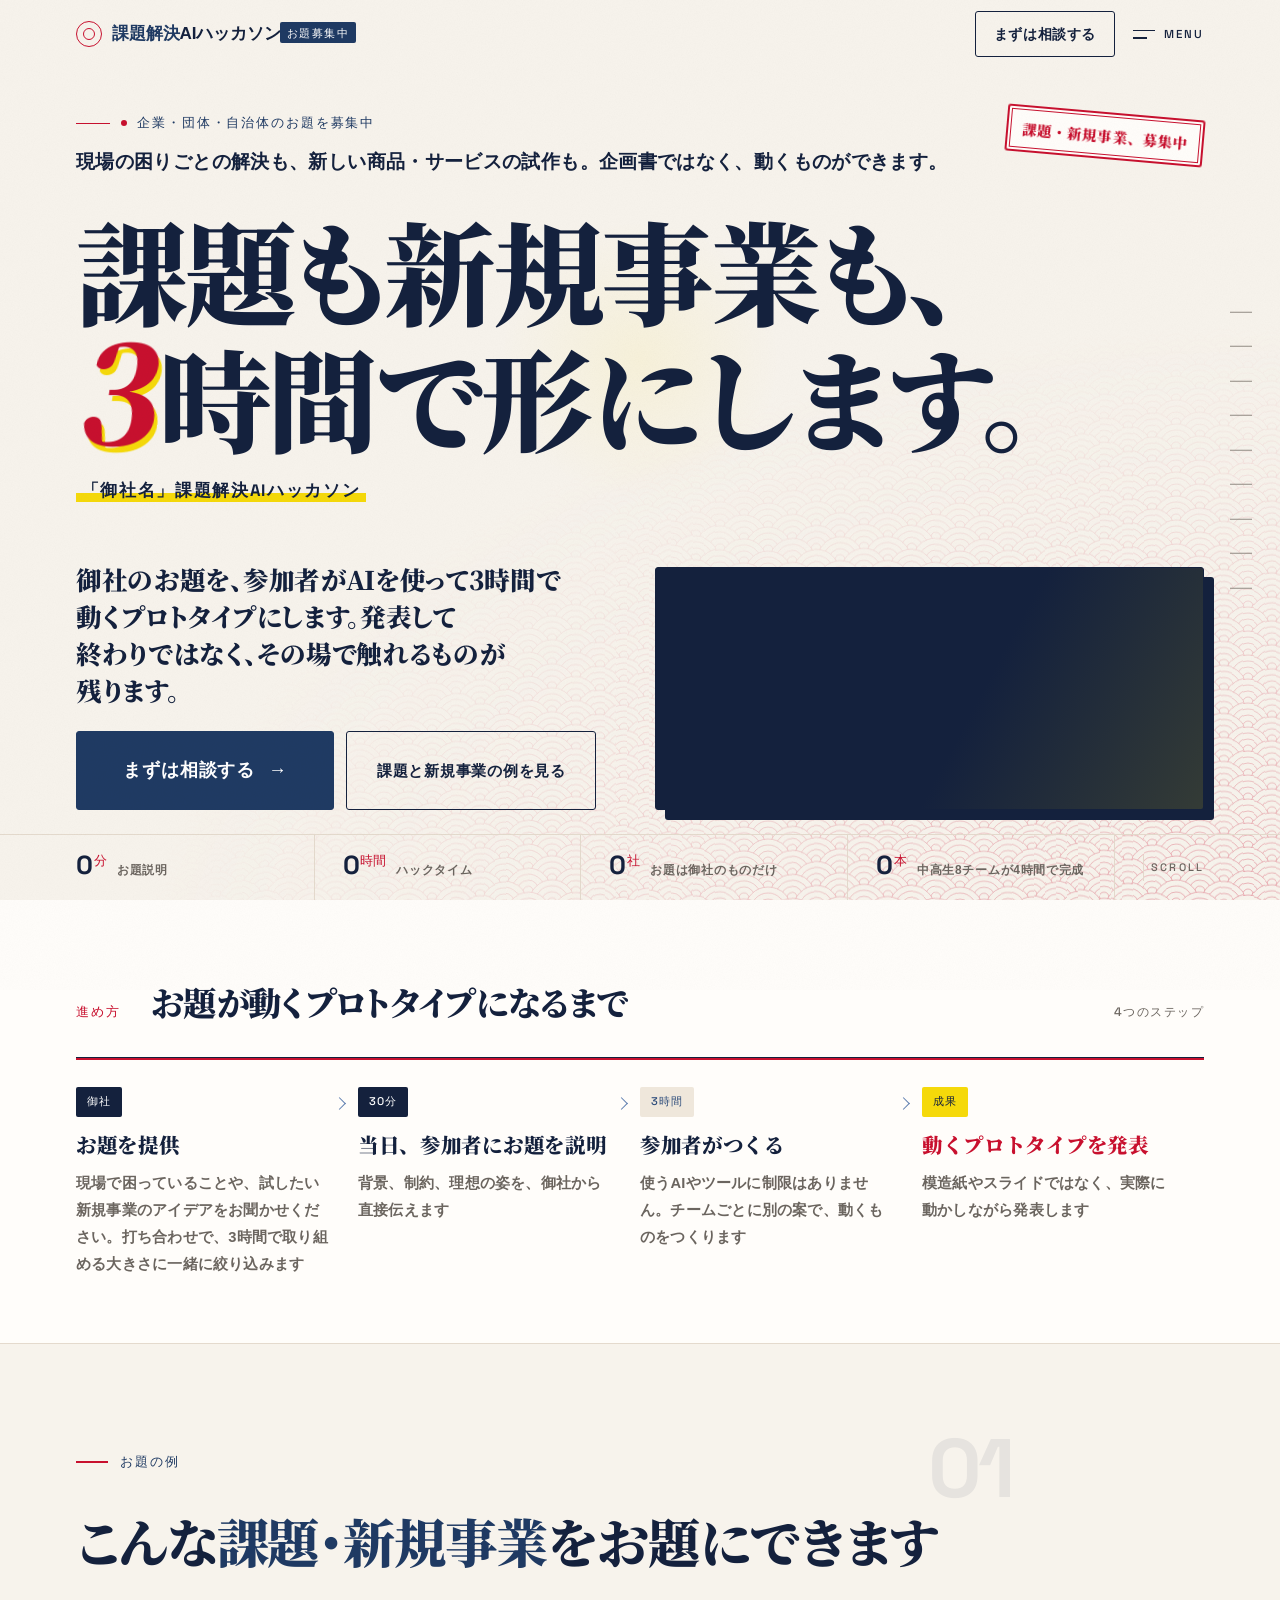
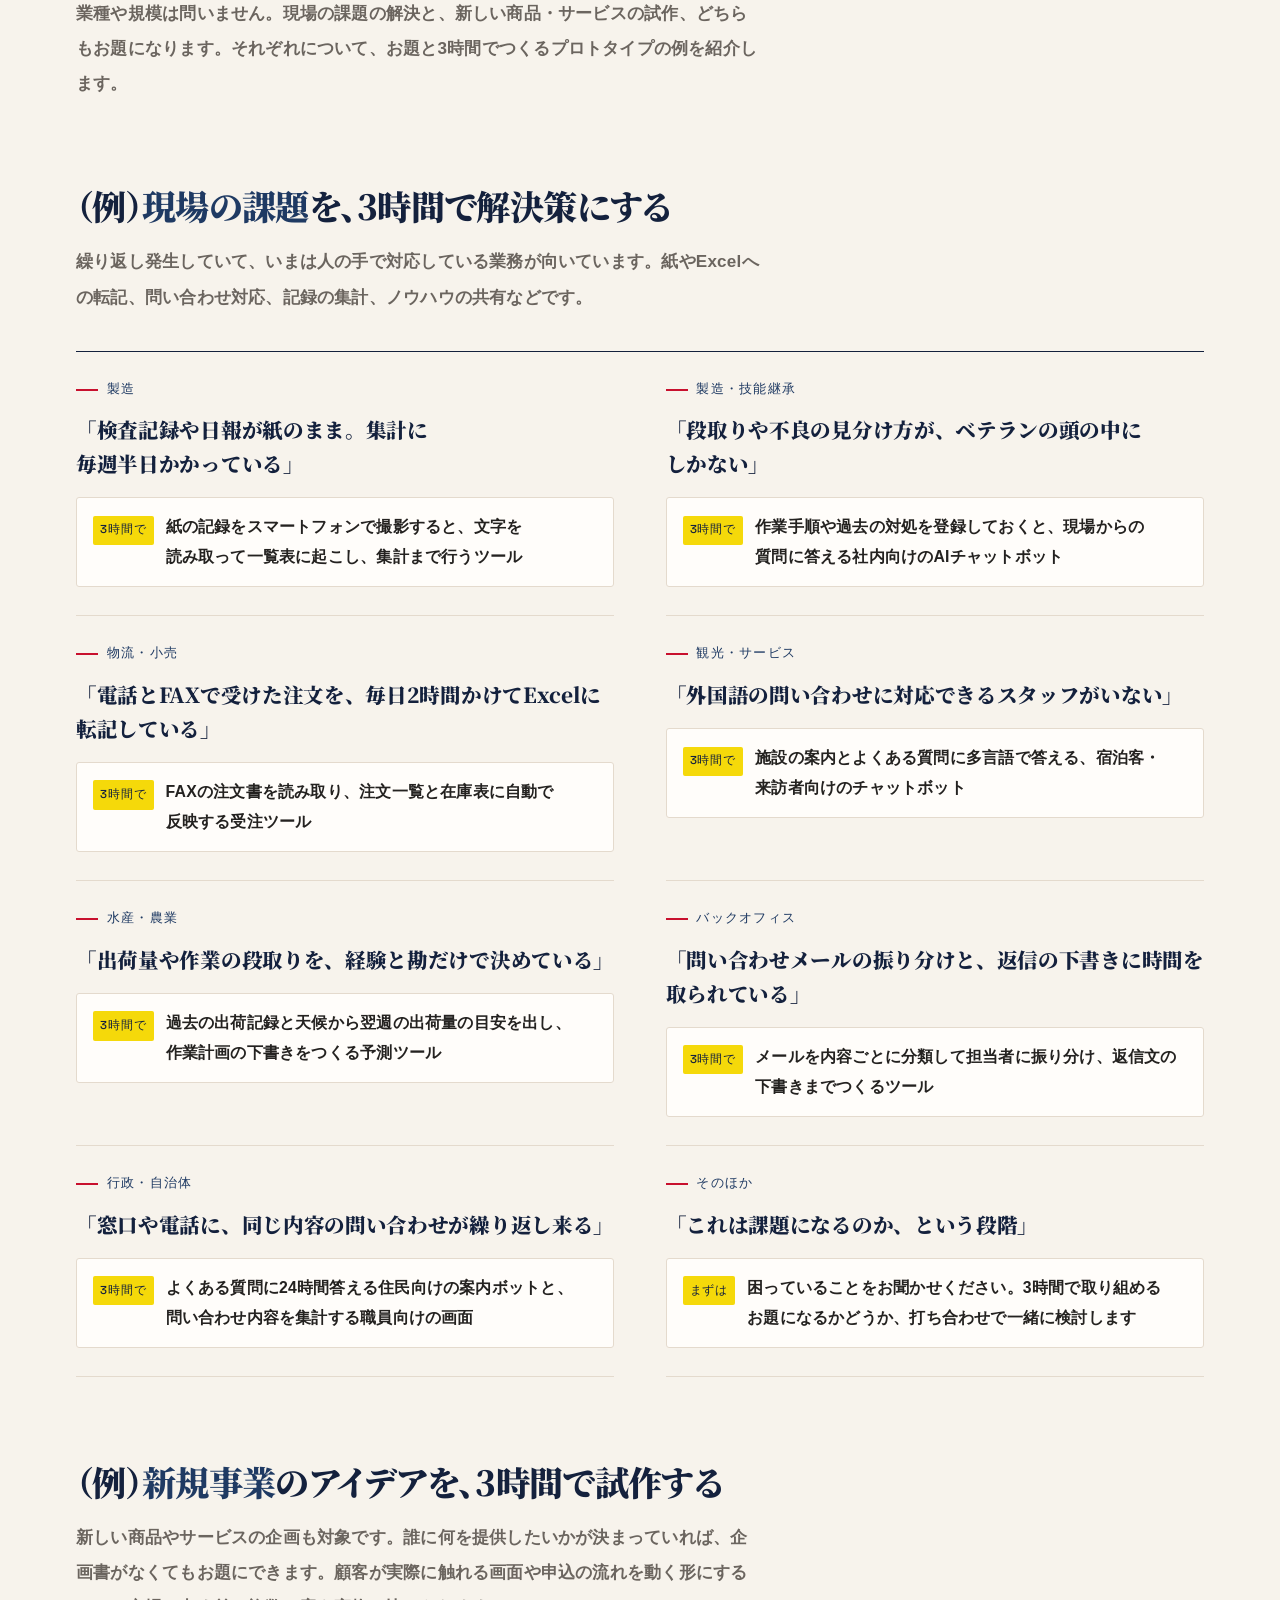
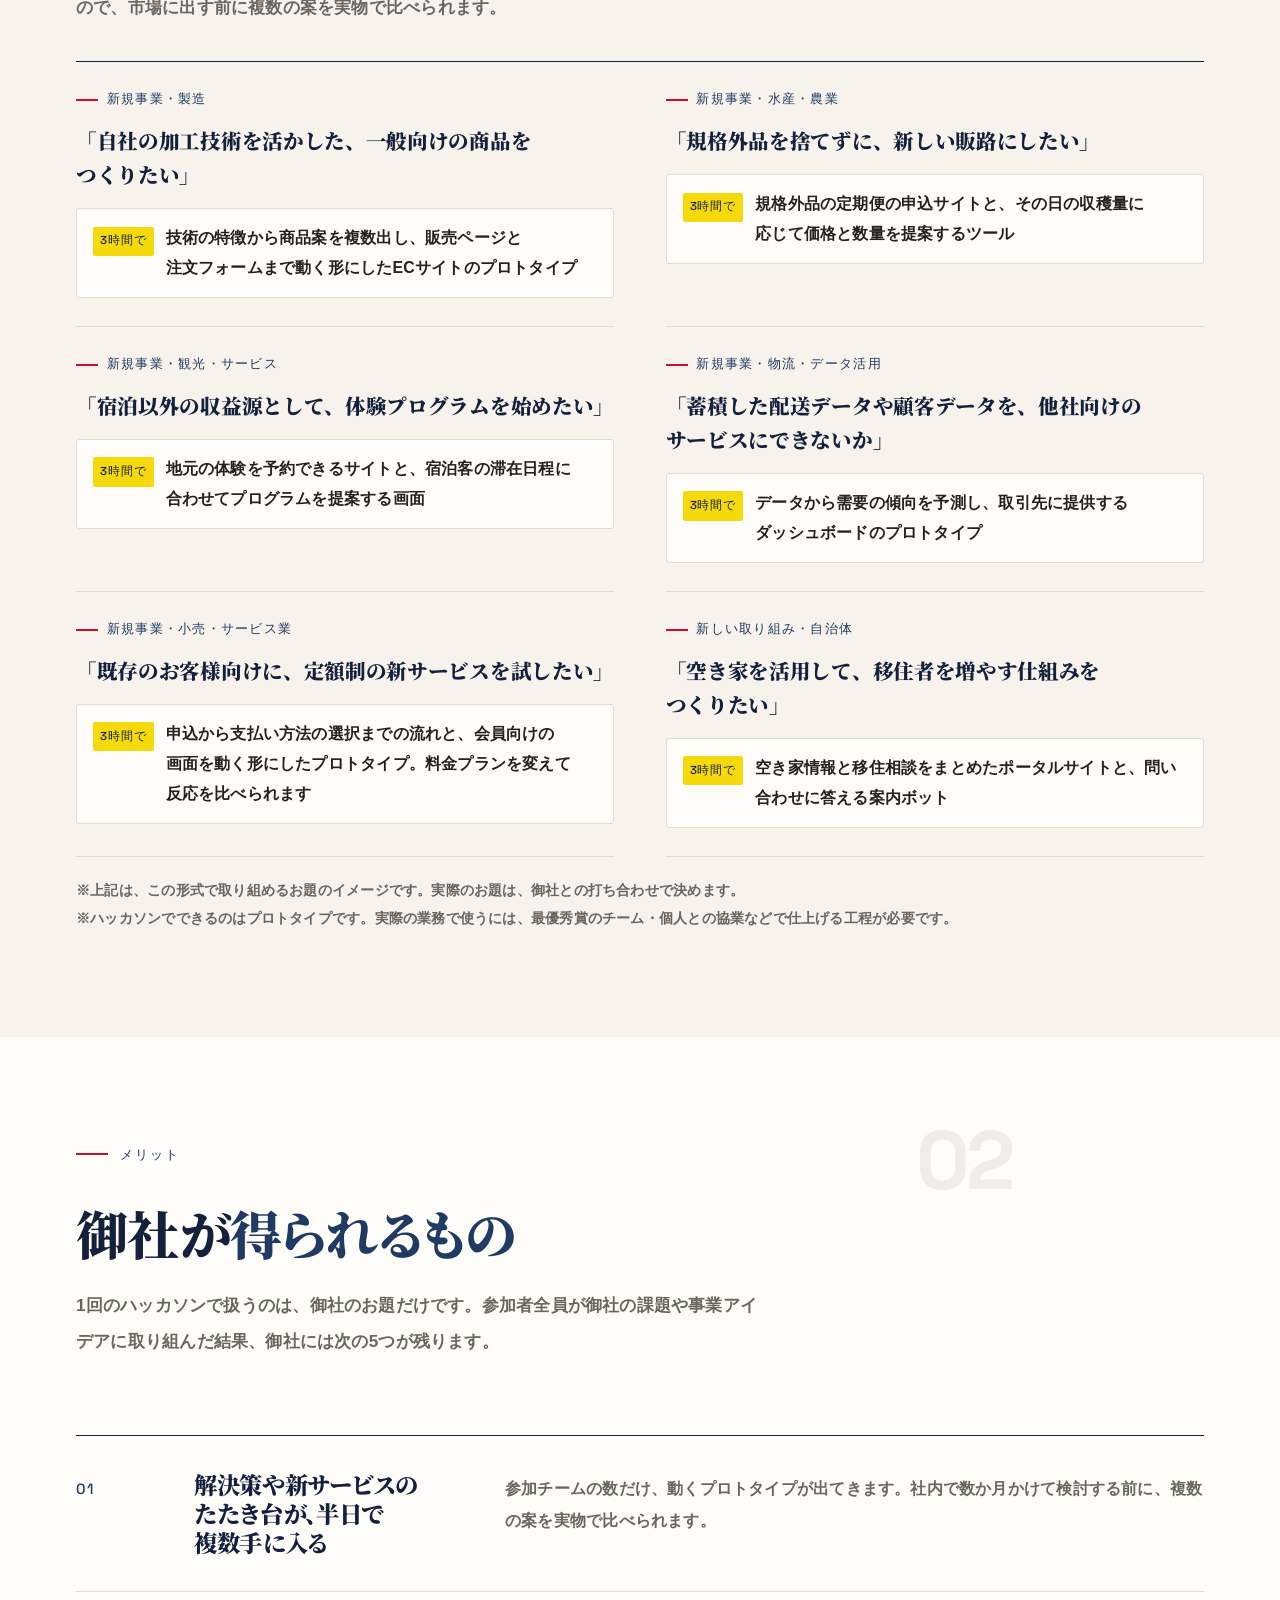
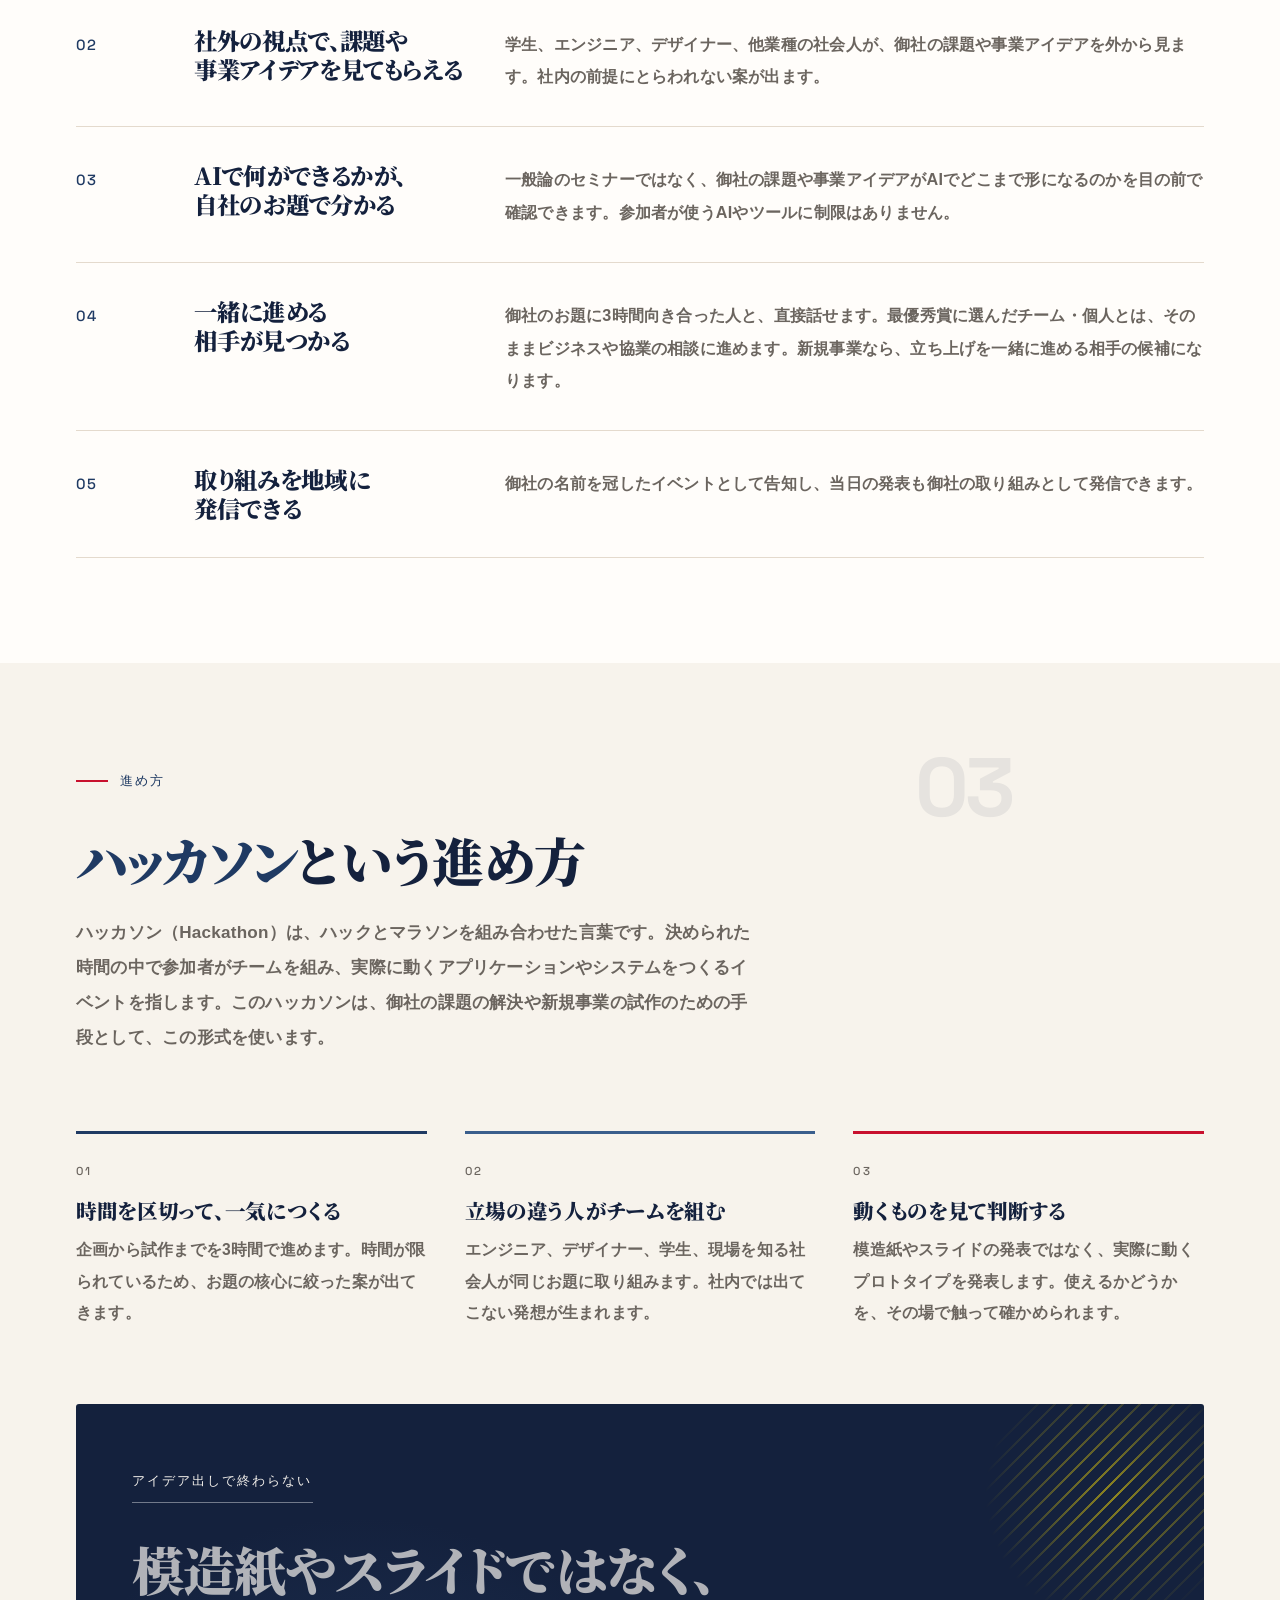
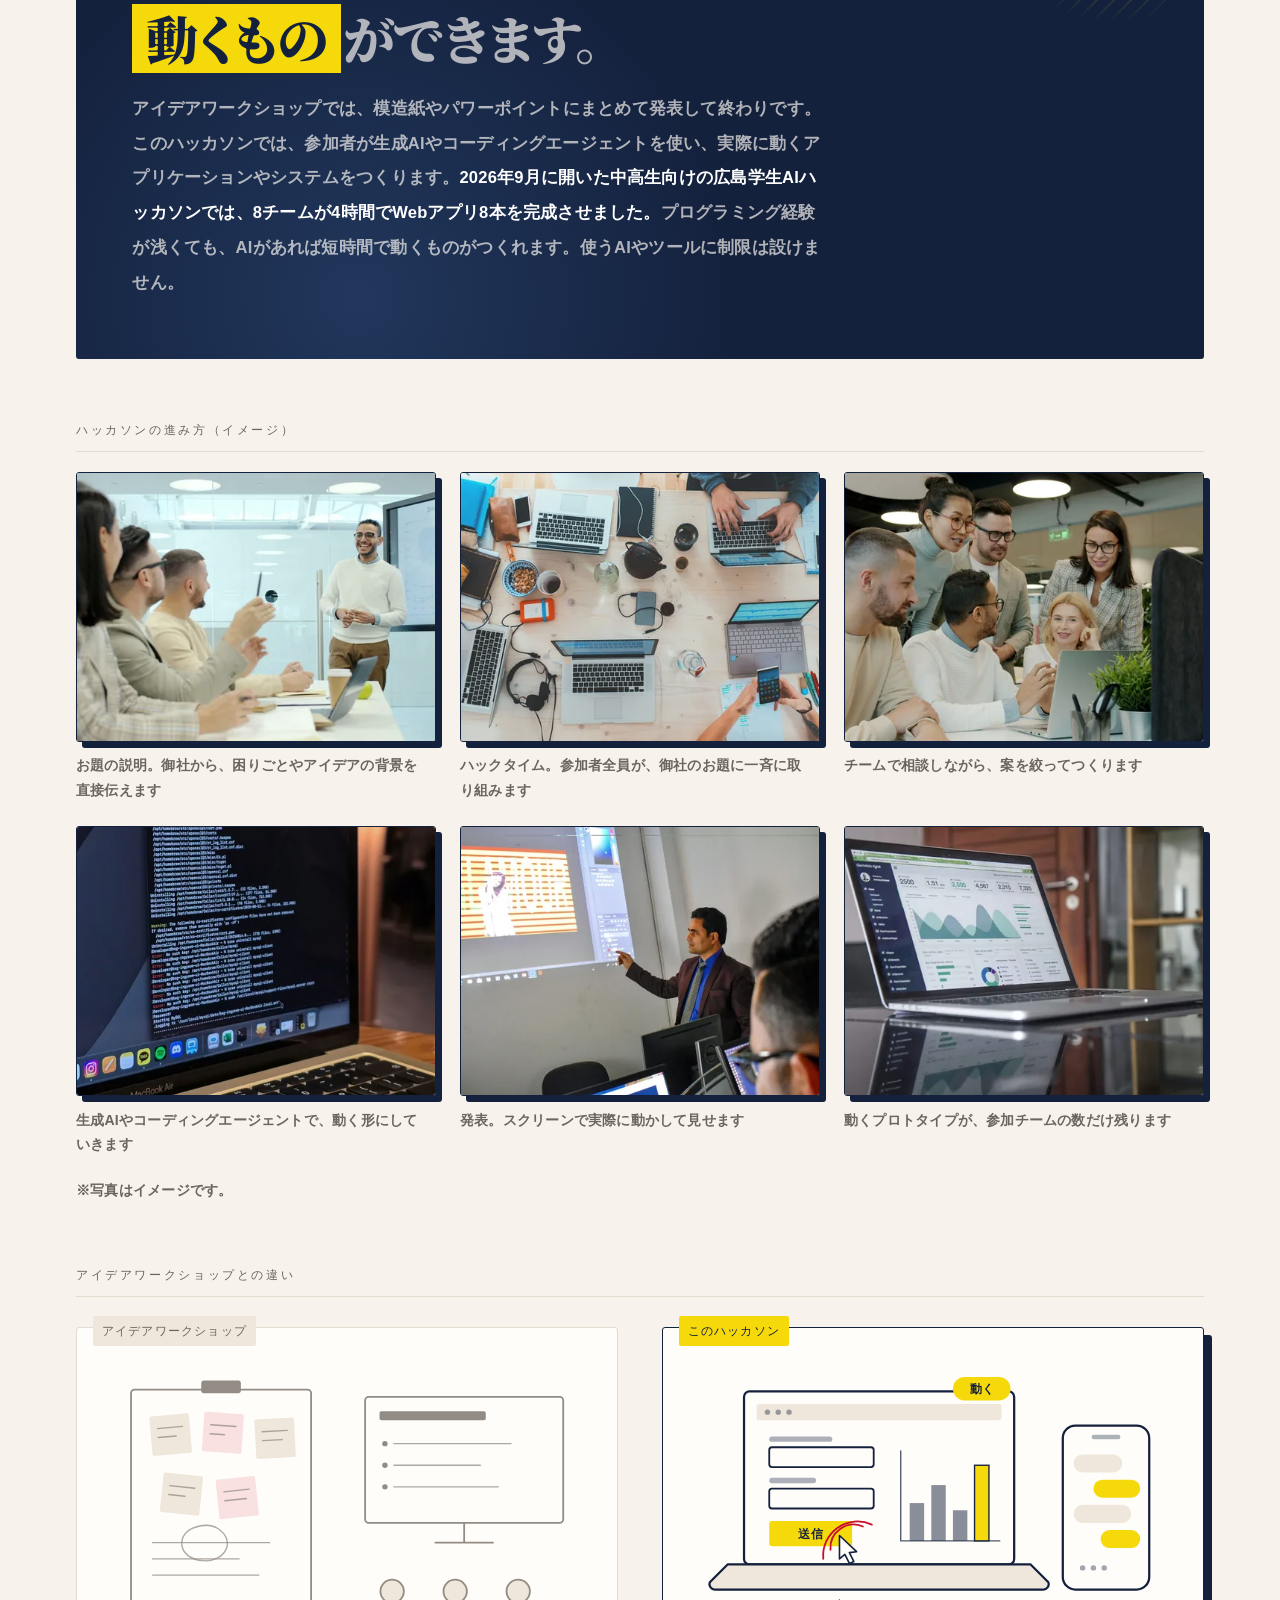
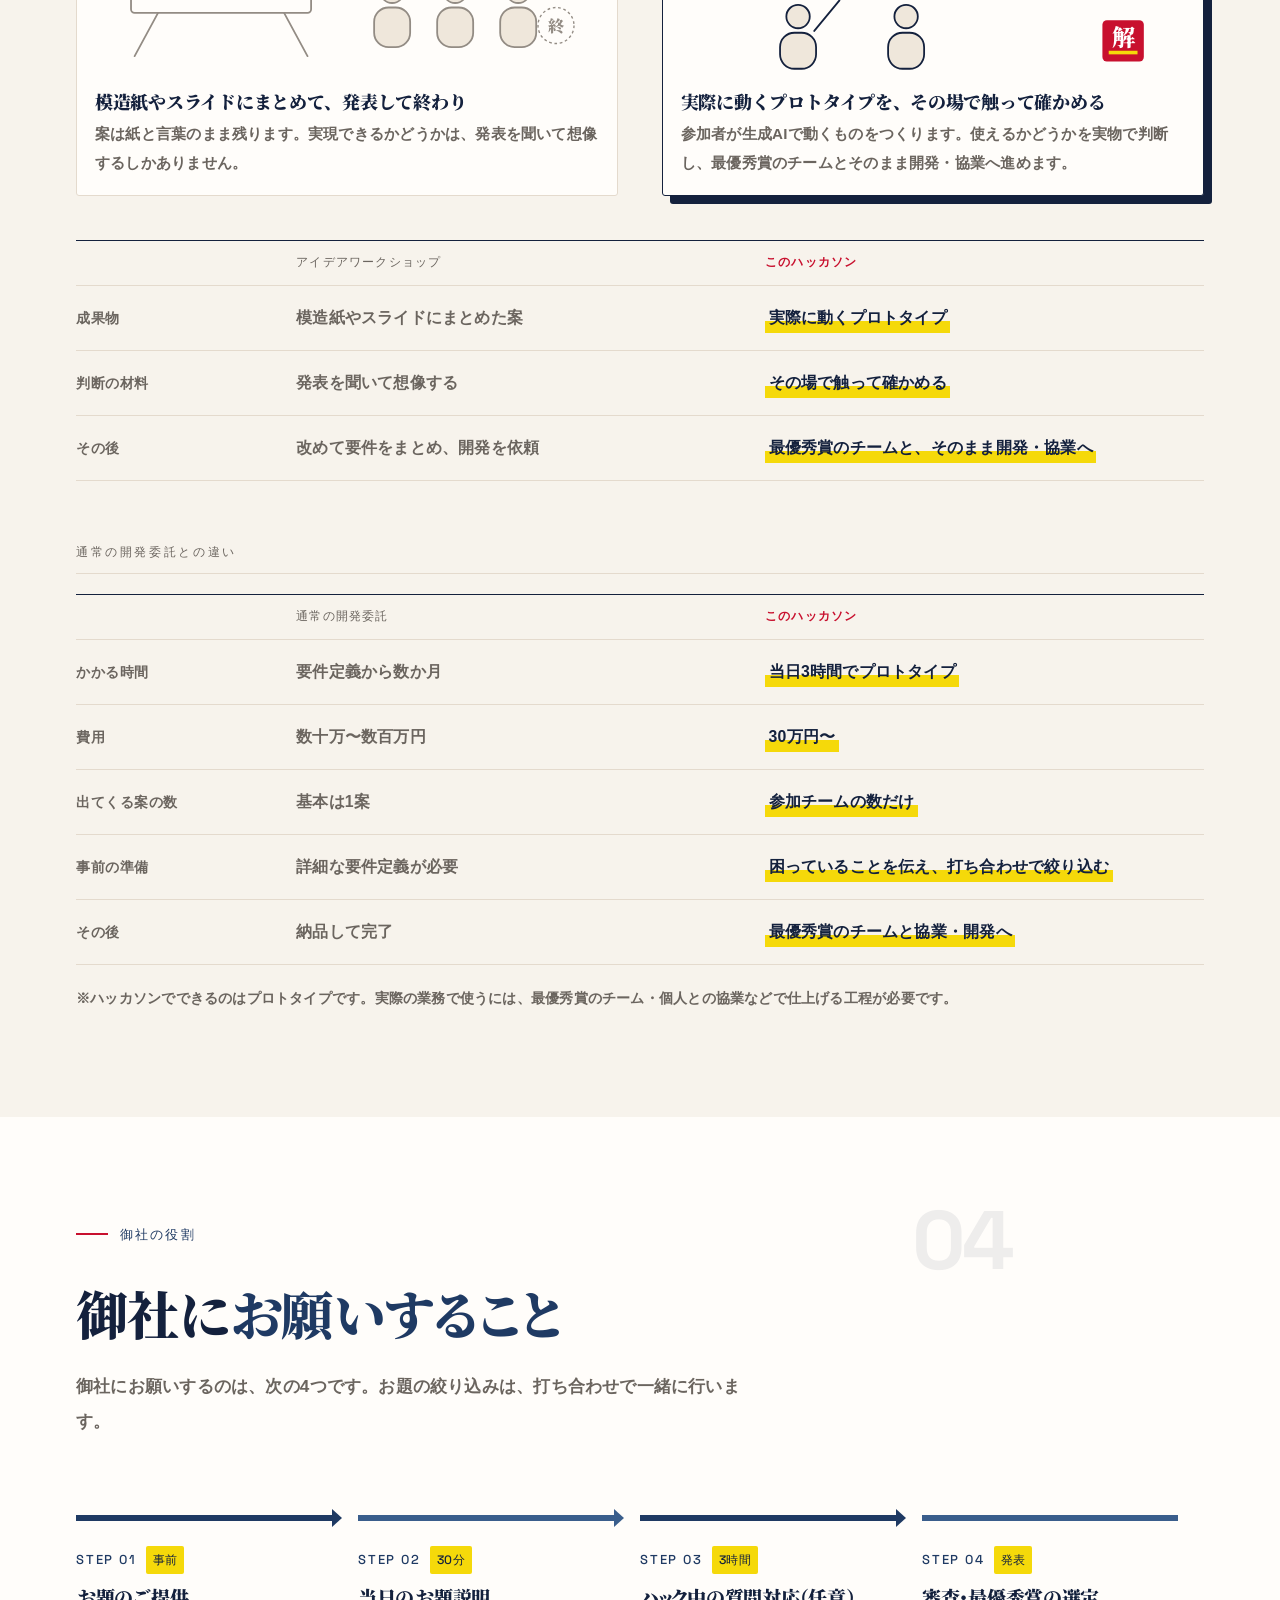
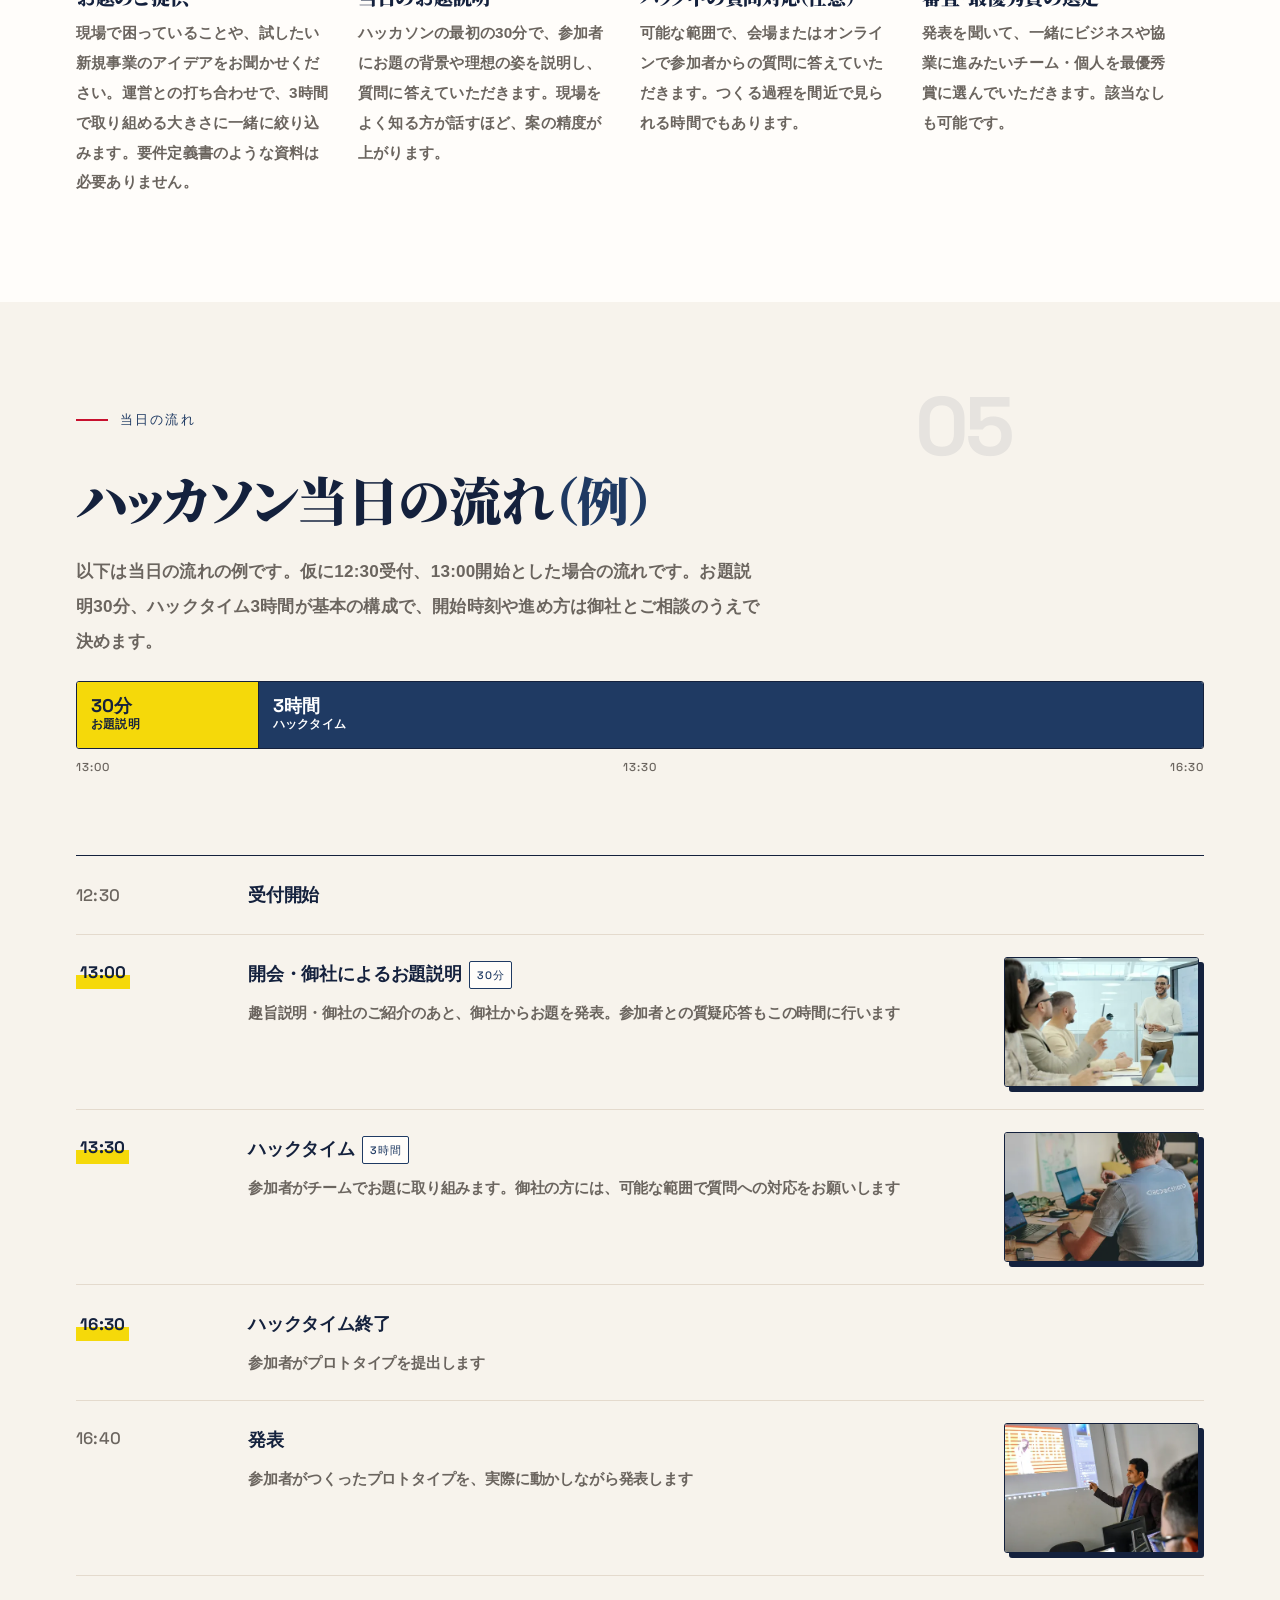
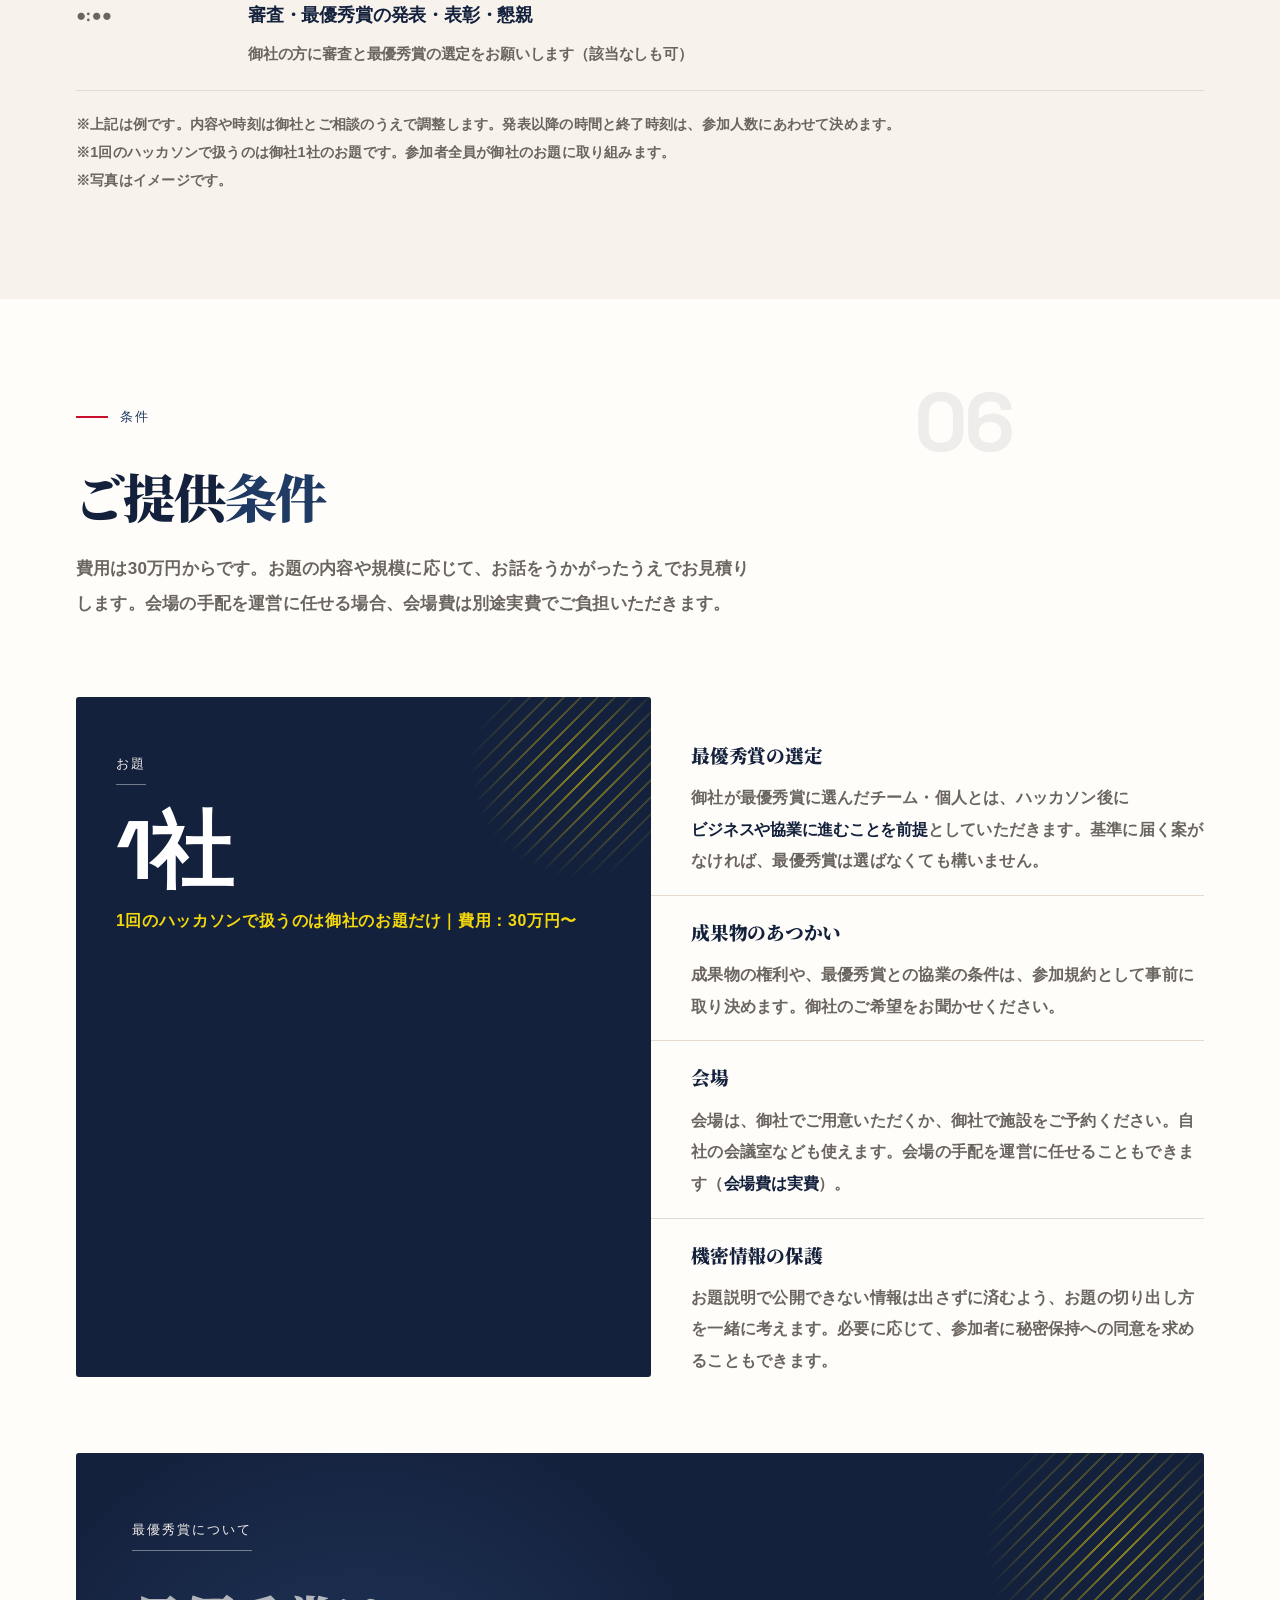
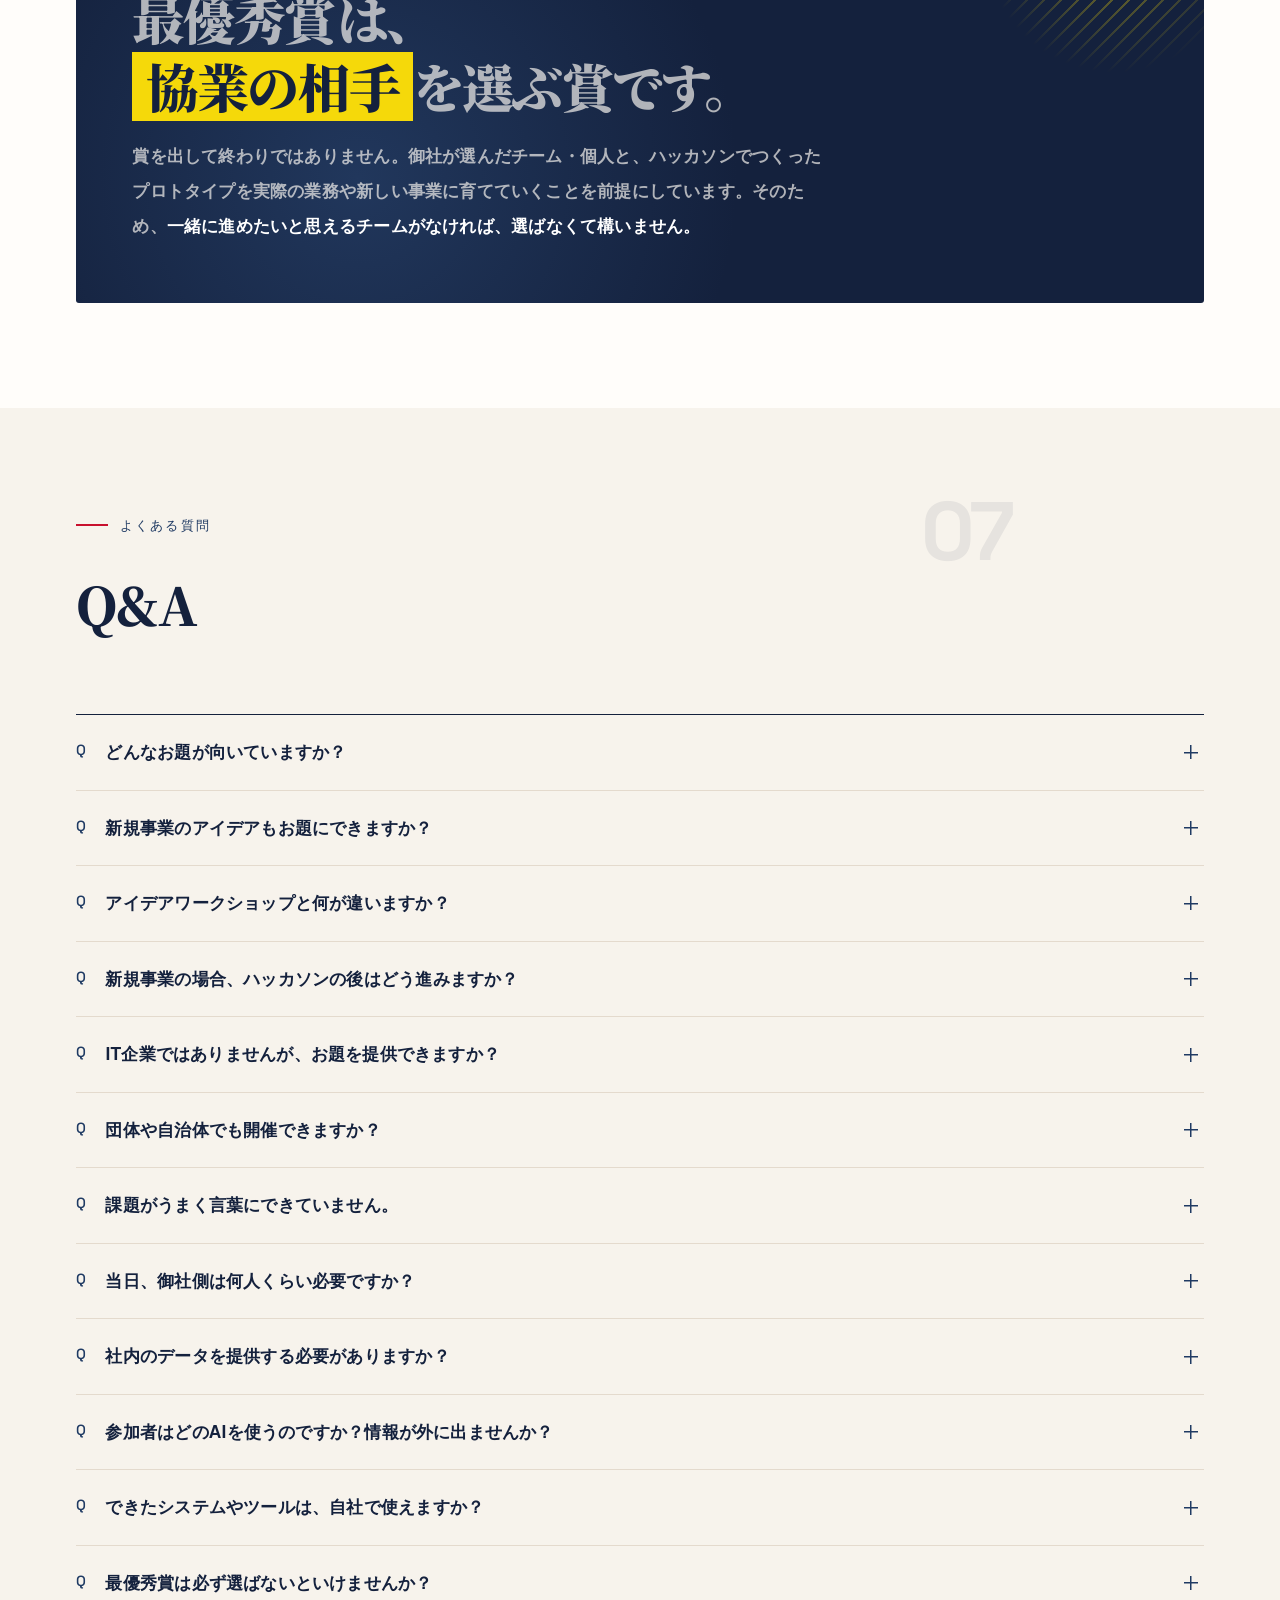
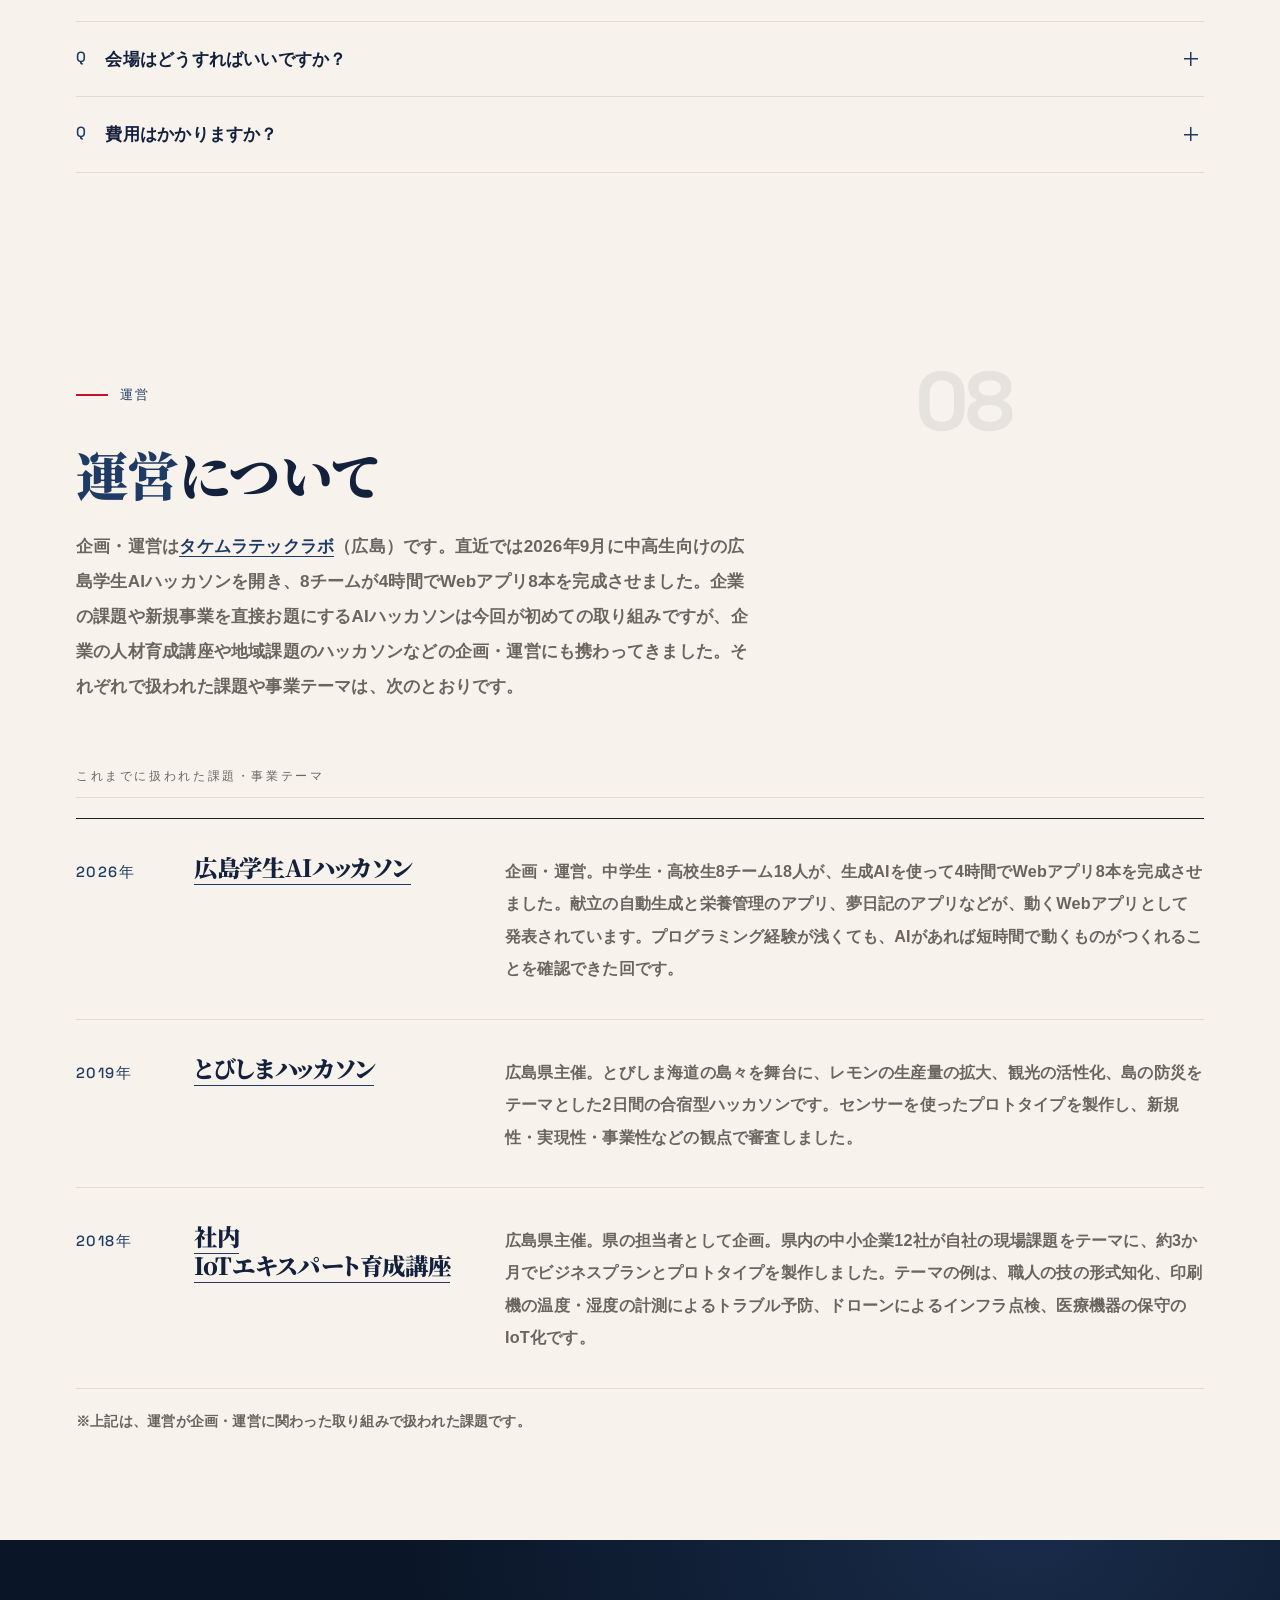
<file: index.html>
<!doctype html>
<html lang="ja" class="no-js">
<head>
<meta charset="utf-8">
<meta name="viewport" content="width=device-width,initial-scale=1,viewport-fit=cover">
<title>課題も新規事業も、3時間で形にします | 課題解決AIハッカソン</title>
<meta name="description" content="現場の困りごとの解決も、新しい商品・サービスの試作も。御社のお題を、AIを自由に使う参加者が3時間で動くプロトタイプにします。模造紙やスライドの発表で終わらず、実際に動くものが残ります。企業・団体・自治体のお題を募集中。企画・運営：タケムラテックラボ（広島）。">
<link rel="canonical" href="https://hackathon.takemura-techlab.com/">
<meta property="og:type" content="website">
<meta property="og:url" content="https://hackathon.takemura-techlab.com/">
<meta property="og:site_name" content="課題解決AIハッカソン">
<meta property="og:title" content="課題も新規事業も、3時間で形にします | 課題解決AIハッカソン">
<meta property="og:description" content="御社の課題や新規事業のアイデアを、AIを自由に使う参加者が3時間で動くプロトタイプにします。発表して終わりではなく、実際に動くものが残ります。企業・団体・自治体のお題を募集中。">
<meta property="og:locale" content="ja_JP">
<meta property="og:image" content="https://hackathon.takemura-techlab.com/assets/og.png">
<meta property="og:image:width" content="1200">
<meta property="og:image:height" content="630">
<meta property="og:image:alt" content="課題解決AIハッカソン｜課題も新規事業も、3時間で形にする。">
<meta name="twitter:card" content="summary_large_image">
<meta name="twitter:title" content="課題も新規事業も、3時間で形にします | 課題解決AIハッカソン">
<meta name="twitter:description" content="御社の課題や新規事業のアイデアを、AIを自由に使う参加者が3時間で動くプロトタイプにします。発表して終わりではなく、実際に動くものが残ります。企業・団体・自治体のお題を募集中。">
<meta name="twitter:image" content="https://hackathon.takemura-techlab.com/assets/og.png">
<meta name="theme-color" content="#14213D">
<meta name="format-detection" content="telephone=no">
<link rel="icon" href="favicon.svg" type="image/svg+xml">
<link rel="icon" href="favicon-32.png" sizes="32x32" type="image/png">
<link rel="apple-touch-icon" href="apple-touch-icon.png">
<link rel="manifest" href="site.webmanifest">
<link rel="preconnect" href="https://fonts.googleapis.com">
<link rel="preconnect" href="https://fonts.gstatic.com" crossorigin>
<link rel="preload" as="style" href="https://fonts.googleapis.com/css2?family=Noto+Serif+JP:wght@700;900&family=Space+Grotesk:wght@400;500;700&display=swap">
<link rel="stylesheet" href="https://fonts.googleapis.com/css2?family=Noto+Serif+JP:wght@700;900&family=Space+Grotesk:wght@400;500;700&display=swap">
<link rel="stylesheet" href="assets/base.css">
<script>
  (function(d){var c=d.documentElement.classList;c.remove("no-js");c.add("js","booting");
  try{if(sessionStorage.getItem("h4c-intro"))c.add("no-loader");}catch(e){}
  if(matchMedia("(prefers-reduced-motion: reduce)").matches)c.add("no-loader");})(document);
</script>
<script type="application/ld+json">
{
  "@context": "https://schema.org",
  "@graph": [
    {
      "@type": "WebPage",
      "@id": "https://hackathon.takemura-techlab.com/#webpage",
      "url": "https://hackathon.takemura-techlab.com/",
      "name": "課題も新規事業も、3時間で形にします | 課題解決AIハッカソン",
      "description": "御社の課題や新規事業のアイデアを、AIを自由に使う参加者が3時間で動くプロトタイプにする。発表して終わりではなく、実際に動くものが残る。企業・団体・自治体のお題を募集中。",
      "inLanguage": "ja",
      "isPartOf": {
        "@id": "https://hackathon.takemura-techlab.com/#website"
      },
      "primaryImageOfPage": "https://hackathon.takemura-techlab.com/assets/og.png"
    },
    {
      "@type": "WebSite",
      "@id": "https://hackathon.takemura-techlab.com/#website",
      "url": "https://hackathon.takemura-techlab.com/",
      "name": "課題解決AIハッカソン",
      "description": "企業・団体・自治体の課題や新規事業のアイデアを、参加者が3時間で動くプロトタイプにするハッカソン。その組織の名前で開き、お題はその組織のものだけ。",
      "inLanguage": "ja",
      "publisher": {
        "@id": "https://www.takemura-techlab.com/#organization"
      }
    },
    {
      "@type": "Organization",
      "@id": "https://www.takemura-techlab.com/#organization",
      "name": "タケムラテックラボ",
      "url": "https://www.takemura-techlab.com/",
      "contactPoint": {
        "@type": "ContactPoint",
        "contactType": "課題解決AIハッカソンに関するお問い合わせ",
        "url": "https://docs.google.com/forms/d/e/1FAIpQLSdqF6zTHy1FcrTwisj3spcSjbNSmDsYDBSvg0FKt8h5r3_-IQ/viewform",
        "availableLanguage": [
          "ja"
        ],
        "areaServed": "JP"
      }
    },
    {
      "@type": "Service",
      "@id": "https://hackathon.takemura-techlab.com/#service",
      "name": "課題解決AIハッカソンの企画・運営",
      "serviceType": "ハッカソンの企画・運営",
      "description": "企業・団体・自治体が実際に抱えている課題や新規事業のアイデアをお題に、その組織の名前でハッカソンを開く。30分のお題説明のあと、参加者が3時間で動くプロトタイプをつくる。",
      "provider": {
        "@id": "https://www.takemura-techlab.com/#organization"
      },
      "areaServed": {
        "@type": "AdministrativeArea",
        "name": "広島県"
      },
      "audience": {
        "@type": "BusinessAudience",
        "name": "解決したい課題や新規事業のアイデアを持つ企業・業界団体・NPO・自治体"
      },
      "offers": {
        "@type": "Offer",
        "priceCurrency": "JPY",
        "priceSpecification": {
          "@type": "PriceSpecification",
          "priceCurrency": "JPY",
          "minPrice": 300000,
          "description": "30万円から。お題の内容や規模に応じてお見積りします。会場の手配を運営に任せる場合、会場費は別途実費です。"
        }
      }
    },
    {
      "@type": "FAQPage",
      "@id": "https://hackathon.takemura-techlab.com/#faq",
      "isPartOf": {
        "@id": "https://hackathon.takemura-techlab.com/#webpage"
      },
      "mainEntity": [
        {
          "@type": "Question",
          "name": "どんなお題が向いていますか？",
          "acceptedAnswer": {
            "@type": "Answer",
            "text": "現場の課題なら、繰り返し発生していて、いまは人の手で対応している業務です。紙やExcelへの転記、問い合わせ対応、記録の集計、ノウハウの共有など。新規事業なら、誰に何を提供したいかが決まっている企画です。いずれも、3時間で動くものを試せる大きさに、打ち合わせで一緒に絞り込みます。"
          }
        },
        {
          "@type": "Question",
          "name": "新規事業のアイデアもお題にできますか？",
          "acceptedAnswer": {
            "@type": "Answer",
            "text": "できます。新しい商品やサービスの企画も対象です。誰に何を提供したいかが決まっていれば、企画書がなくても構いません。顧客が実際に触れる画面や申込の流れまで動く形にして、反応を確かめられます。3時間で試せる範囲は、打ち合わせで一緒に絞り込みます。"
          }
        },
        {
          "@type": "Question",
          "name": "アイデアワークショップと何が違いますか？",
          "acceptedAnswer": {
            "@type": "Answer",
            "text": "成果物が違います。アイデアワークショップは、模造紙やスライドにまとめた案を発表して終わります。このハッカソンでは、参加者が生成AIを使って実際に動くプロトタイプをつくり、その場で動かして発表します。2026年9月の広島学生AIハッカソンでは、中高生8チームが4時間でWebアプリ8本を完成させました。"
          }
        },
        {
          "@type": "Question",
          "name": "新規事業の場合、ハッカソンの後はどう進みますか？",
          "acceptedAnswer": {
            "@type": "Answer",
            "text": "最優秀賞に選んだチーム・個人と、プロトタイプを事業として育てる相談に進めます。受託開発の依頼、共同での事業化など、形は御社と受賞者とで個別に決めていただきます。協業を約束するものではなく、該当なしも可能です。"
          }
        },
        {
          "@type": "Question",
          "name": "IT企業ではありませんが、お題を提供できますか？",
          "acceptedAnswer": {
            "@type": "Answer",
            "text": "できます。ITやAIとの接点が少ない現場の課題を歓迎します。製造、水産・農業、観光、物流、小売など、業種は問いません。"
          }
        },
        {
          "@type": "Question",
          "name": "団体や自治体でも開催できますか？",
          "acceptedAnswer": {
            "@type": "Answer",
            "text": "できます。企業だけでなく、業界団体・NPOなどの団体や、自治体も対象です。窓口業務や住民からの問い合わせ対応、地域の情報発信など、行政や地域の課題もお題になります。進め方や最優秀賞との協業の形は、組織のルールにあわせてご相談ください。"
          }
        },
        {
          "@type": "Question",
          "name": "課題がうまく言葉にできていません。",
          "acceptedAnswer": {
            "@type": "Answer",
            "text": "問題ありません。運営が事前にお話をうかがい、3時間で取り組めるお題に一緒に整理します。「こんなことで困っている」というレベルでご相談ください。"
          }
        },
        {
          "@type": "Question",
          "name": "当日、御社側は何人くらい必要ですか？",
          "acceptedAnswer": {
            "@type": "Answer",
            "text": "お題説明と審査を担当する方が1〜2名いらっしゃれば十分です。現場をよく知る方にお越しいただけると、参加者の質問に的確に答えられます。"
          }
        },
        {
          "@type": "Question",
          "name": "社内のデータを提供する必要がありますか？",
          "acceptedAnswer": {
            "@type": "Answer",
            "text": "必須ではありません。サンプルデータやダミーデータでも取り組めるお題にできます。実データを提供していただく場合は、あつかいのルールを事前に取り決め、参加者に周知します。"
          }
        },
        {
          "@type": "Question",
          "name": "参加者はどのAIを使うのですか？情報が外に出ませんか？",
          "acceptedAnswer": {
            "@type": "Answer",
            "text": "参加者が使うAI・ツールに制限はありません。そのため、外部のAIサービスに入力されては困る情報は、お題説明やデータに含めないようお願いしています。お題の切り出し方は運営が一緒に考えます。"
          }
        },
        {
          "@type": "Question",
          "name": "費用はかかりますか？",
          "acceptedAnswer": {
            "@type": "Answer",
            "text": "30万円からです。お題の内容や規模に応じて、お話をうかがったうえでお見積りします。御社で会場をご用意いただく場合、会場費はかかりません。会場の手配を運営に任せる場合は、その会場費を別途実費でご負担いただきます。"
          }
        }
      ]
    }
  ]
}
</script>
<style>
  /* 企業向け：瀬戸内の藍を主役に、朱は判子と罫の差し色だけ */
  :root{
    --main:#1F3A63;
    --main-deep:#14213D;
    --main-mid:#3A5E8C;
  }
</style>
</head>
<body>

<!-- イントロ -->
<div class="loader" aria-hidden="true">
  <div class="in">
    <p class="mk">課題も新規事業も、<br><em>3時間</em>で形にします。</p>
    <p class="sub">課題解決AIハッカソン</p>
    <div class="track"><i></i></div>
  </div>
</div>

<div class="grain" aria-hidden="true"></div>

<a class="skip" href="#examples">本文へスキップ</a>

<div class="lp">

  <header class="bar">
    <div class="wrap">
      <a class="brand" href="#top">
        <span class="sig" aria-hidden="true"></span>
        <span><span class="o">課題解決</span>AIハッカソン<small>お題募集中</small></span>
      </a>
      <a class="bar-cta" href="#contact">まずは相談する</a>
      <button class="menu-btn" type="button" aria-expanded="false" aria-controls="nav-ov">
        <span class="ico" aria-hidden="true"><i></i><i></i></span>
        <span class="lb-o">Menu</span><span class="lb-c">Close</span>
      </button>
    </div>
    <div class="progress" aria-hidden="true"></div>
  </header>

  <!-- 全画面ナビ -->
  <div class="nav-ov" id="nav-ov" aria-hidden="true">
    <nav class="nav-list wrap" aria-label="ページ内ナビゲーション">
      <ol>
        <li style="--i:0"><a href="#examples"><span class="no">01</span>課題と新規事業の例</a></li>
        <li style="--i:1"><a href="#merit"><span class="no">02</span>御社が得られるもの</a></li>
        <li style="--i:2"><a href="#about"><span class="no">03</span>ハッカソンという進め方</a></li>
        <li style="--i:3"><a href="#role"><span class="no">04</span>お願いすること</a></li>
        <li style="--i:4"><a href="#flow"><span class="no">05</span>当日の流れ</a></li>
        <li style="--i:5"><a href="#plan"><span class="no">06</span>ご提供条件</a></li>
        <li style="--i:6"><a href="#faq"><span class="no">07</span>Q&amp;A</a></li>
        <li style="--i:7"><a href="#organizer"><span class="no">08</span>運営について</a></li>
        <li style="--i:8"><a href="#contact"><span class="no">09</span>お問い合わせ</a></li>
      </ol>
    </nav>
    <div class="nav-foot wrap">
      <span class="t">企画・運営：タケムラテックラボ</span>
      <a class="btn mag" href="#contact">まずは相談する<span class="ar" aria-hidden="true">→</span></a>
    </div>
  </div>

  <!-- 章インデックス -->
  <nav class="rail" aria-label="セクション一覧">
    <a href="#examples"><span class="t">課題・事業の例</span><span class="d" aria-hidden="true"></span></a>
    <a href="#merit"><span class="t">得られるもの</span><span class="d" aria-hidden="true"></span></a>
    <a href="#about"><span class="t">進め方</span><span class="d" aria-hidden="true"></span></a>
    <a href="#role"><span class="t">お願いすること</span><span class="d" aria-hidden="true"></span></a>
    <a href="#flow"><span class="t">当日の流れ</span><span class="d" aria-hidden="true"></span></a>
    <a href="#plan"><span class="t">ご提供条件</span><span class="d" aria-hidden="true"></span></a>
    <a href="#faq"><span class="t">Q&amp;A</span><span class="d" aria-hidden="true"></span></a>
    <a href="#organizer"><span class="t">運営について</span><span class="d" aria-hidden="true"></span></a>
    <a href="#contact"><span class="t">お問い合わせ</span><span class="d" aria-hidden="true"></span></a>
  </nav>

  <!-- ============ HERO ============ -->
  <section class="hero" id="top">
    <canvas class="wave" aria-hidden="true"></canvas>
    <div class="glow" aria-hidden="true"></div>
    <div class="wrap">
      <span class="stamp">課題・新規事業、募集中</span>

      <p class="kicker">
        <span class="b1"><span class="dot" aria-hidden="true"></span>企業・団体・自治体のお題を募集中</span>
        <span class="b2">現場の困りごとの解決も、新しい商品・サービスの試作も。企画書ではなく、動くものができます。</span>
      </p>

      <h1>
        <span class="catch">
          <span class="l"><i>課題も新規事業も、</i></span>
          <span class="l"><i><span class="hl">3</span>時間で<span class="nb">形にします。</span></i></span>
        </span>
        <span class="run">「御社名」課題解決AIハッカソン</span>
      </h1>

      <div class="hero-foot">
        <div class="hero-lead">
          <p class="ev">御社のお題を、参加者がAIを使って3時間で動くプロトタイプにします。発表して終わりではなく、その場で触れるものが残ります。</p>
          <div class="btns">
            <a class="btn big mag" href="#contact">まずは相談する<span class="ar" aria-hidden="true">→</span></a>
            <a class="btn sub" href="#examples">課題と新規事業の例を見る</a>
          </div>
        </div>
        <figure class="hero-photo">
          <picture>
            <source type="image/webp" media="(max-width:720px)" srcset="assets/hero-900.webp">
            <source type="image/webp" srcset="assets/hero.webp">
            <source media="(max-width:720px)" srcset="assets/hero-900.jpg">
            <img src="assets/hero.jpg" alt="大きなテーブルを囲み、ノートPCを広げてチームでお題に取り組む参加者たち"
                 width="1600" height="700" fetchpriority="high" decoding="async">
          </picture>
        </figure>
      </div>

    </div>

    <div class="hero-meta">
      <div class="wrap">
        <div class="m"><span class="v"><span data-count="30">30</span><sup>分</sup></span><span class="k">お題説明</span></div>
        <div class="m"><span class="v"><span data-count="3">3</span><sup>時間</sup></span><span class="k">ハックタイム</span></div>
        <div class="m"><span class="v"><span data-count="1">1</span><sup>社</sup></span><span class="k">お題は御社のものだけ</span></div>
        <div class="m"><span class="v"><span data-count="8">8</span><sup>本</sup></span><span class="k">中高生8チームが4時間で完成</span></div>
        <a class="scroll" href="#examples"><span class="ln" aria-hidden="true"></span>Scroll</a>
      </div>
    </div>
  </section>

  <!-- ============ CONCEPT BAND ============ -->
  <section class="band" aria-labelledby="band-h">
    <div class="wrap">
      <div class="band-head">
        <span class="en">進め方</span>
        <h2 id="band-h">お題が動くプロトタイプになるまで</h2>
        <span class="cnt">4つのステップ</span>
      </div>
      <ol class="flowline">
        <li class="you"><span class="ln" aria-hidden="true"></span><span class="who">御社</span><b>お題を提供</b><small>現場で困っていることや、試したい新規事業のアイデアをお聞かせください。打ち合わせで、3時間で取り組める大きさに一緒に絞り込みます</small></li>
        <li class="you"><span class="ln" aria-hidden="true"></span><span class="who">30分</span><b>当日、参加者にお題を説明</b><small>背景、制約、理想の姿を、御社から直接伝えます</small></li>
        <li><span class="ln" aria-hidden="true"></span><span class="who">3時間</span><b>参加者がつくる</b><small>使うAIやツールに制限はありません。チームごとに別の案で、動くものをつくります</small></li>
        <li class="out"><span class="ln" aria-hidden="true"></span><span class="who">成果</span><b>動くプロトタイプを発表</b><small>模造紙やスライドではなく、実際に動かしながら発表します</small></li>
      </ol>
    </div>
  </section>

  <!-- ============ EXAMPLES ============ -->
  <section class="alt" id="examples">
    <div class="wrap">
      <div class="sec-head">
        <span class="ix" aria-hidden="true">01</span>
        <span class="en">お題の例</span>
        <h2>こんな<span class="em">課題・新規事業</span>をお題にできます</h2>
        <p>業種や規模は問いません。現場の課題の解決と、新しい商品・サービスの試作、どちらもお題になります。それぞれについて、お題と3時間でつくるプロトタイプの例を紹介します。</p>
      </div>

      <h3 class="mid-h">（例）<span class="em">現場の課題</span>を、3時間で解決策にする</h3>
      <p class="mid-p">繰り返し発生していて、いまは人の手で対応している業務が向いています。紙やExcelへの転記、問い合わせ対応、記録の集計、ノウハウの共有などです。</p>
      <div class="exs">
        <div class="ex">
          <span class="tag">製造</span>
          <p class="q">「検査記録や日報が紙のまま。集計に毎週半日かかっている」</p>
          <div class="to"><span class="k">3時間で</span><p>紙の記録をスマートフォンで撮影すると、文字を読み取って一覧表に起こし、集計まで行うツール</p></div>
        </div>
        <div class="ex">
          <span class="tag">製造・技能継承</span>
          <p class="q">「段取りや不良の見分け方が、ベテランの頭の中にしかない」</p>
          <div class="to"><span class="k">3時間で</span><p>作業手順や過去の対処を登録しておくと、現場からの質問に答える社内向けのAIチャットボット</p></div>
        </div>
        <div class="ex">
          <span class="tag">物流・小売</span>
          <p class="q">「電話とFAXで受けた注文を、毎日2時間かけてExcelに転記している」</p>
          <div class="to"><span class="k">3時間で</span><p>FAXの注文書を読み取り、注文一覧と在庫表に自動で反映する受注ツール</p></div>
        </div>
        <div class="ex">
          <span class="tag">観光・サービス</span>
          <p class="q">「外国語の問い合わせに対応できるスタッフがいない」</p>
          <div class="to"><span class="k">3時間で</span><p>施設の案内とよくある質問に多言語で答える、宿泊客・来訪者向けのチャットボット</p></div>
        </div>
        <div class="ex">
          <span class="tag">水産・農業</span>
          <p class="q">「出荷量や作業の段取りを、経験と勘だけで決めている」</p>
          <div class="to"><span class="k">3時間で</span><p>過去の出荷記録と天候から翌週の出荷量の目安を出し、作業計画の下書きをつくる予測ツール</p></div>
        </div>
        <div class="ex">
          <span class="tag">バックオフィス</span>
          <p class="q">「問い合わせメールの振り分けと、返信の下書きに時間を取られている」</p>
          <div class="to"><span class="k">3時間で</span><p>メールを内容ごとに分類して担当者に振り分け、返信文の下書きまでつくるツール</p></div>
        </div>
        <div class="ex">
          <span class="tag">行政・自治体</span>
          <p class="q">「窓口や電話に、同じ内容の問い合わせが繰り返し来る」</p>
          <div class="to"><span class="k">3時間で</span><p>よくある質問に24時間答える住民向けの案内ボットと、問い合わせ内容を集計する職員向けの画面</p></div>
        </div>
        <div class="ex">
          <span class="tag">そのほか</span>
          <p class="q">「これは課題になるのか、という段階」</p>
          <div class="to"><span class="k">まずは</span><p>困っていることをお聞かせください。3時間で取り組めるお題になるかどうか、打ち合わせで一緒に検討します</p></div>
        </div>
      </div>

      <h3 class="mid-h">（例）<span class="em">新規事業</span>のアイデアを、3時間で試作する</h3>
      <p class="mid-p">新しい商品やサービスの企画も対象です。誰に何を提供したいかが決まっていれば、企画書がなくてもお題にできます。顧客が実際に触れる画面や申込の流れを動く形にするので、市場に出す前に複数の案を実物で比べられます。</p>
      <div class="exs">
        <div class="ex">
          <span class="tag">新規事業・製造</span>
          <p class="q">「自社の加工技術を活かした、一般向けの商品をつくりたい」</p>
          <div class="to"><span class="k">3時間で</span><p>技術の特徴から商品案を複数出し、販売ページと注文フォームまで動く形にしたECサイトのプロトタイプ</p></div>
        </div>
        <div class="ex">
          <span class="tag">新規事業・水産・農業</span>
          <p class="q">「規格外品を捨てずに、新しい販路にしたい」</p>
          <div class="to"><span class="k">3時間で</span><p>規格外品の定期便の申込サイトと、その日の収穫量に応じて価格と数量を提案するツール</p></div>
        </div>
        <div class="ex">
          <span class="tag">新規事業・観光・サービス</span>
          <p class="q">「宿泊以外の収益源として、体験プログラムを始めたい」</p>
          <div class="to"><span class="k">3時間で</span><p>地元の体験を予約できるサイトと、宿泊客の滞在日程に合わせてプログラムを提案する画面</p></div>
        </div>
        <div class="ex">
          <span class="tag">新規事業・物流・データ活用</span>
          <p class="q">「蓄積した配送データや顧客データを、他社向けのサービスにできないか」</p>
          <div class="to"><span class="k">3時間で</span><p>データから需要の傾向を予測し、取引先に提供するダッシュボードのプロトタイプ</p></div>
        </div>
        <div class="ex">
          <span class="tag">新規事業・小売・サービス業</span>
          <p class="q">「既存のお客様向けに、定額制の新サービスを試したい」</p>
          <div class="to"><span class="k">3時間で</span><p>申込から支払い方法の選択までの流れと、会員向けの画面を動く形にしたプロトタイプ。料金プランを変えて反応を比べられます</p></div>
        </div>
        <div class="ex">
          <span class="tag">新しい取り組み・自治体</span>
          <p class="q">「空き家を活用して、移住者を増やす仕組みをつくりたい」</p>
          <div class="to"><span class="k">3時間で</span><p>空き家情報と移住相談をまとめたポータルサイトと、問い合わせに答える案内ボット</p></div>
        </div>
      </div>
      <p class="tt-note">※上記は、この形式で取り組めるお題のイメージです。実際のお題は、御社との打ち合わせで決めます。<br>※ハッカソンでできるのはプロトタイプです。実際の業務で使うには、最優秀賞のチーム・個人との協業などで仕上げる工程が必要です。</p>
    </div>
  </section>

  <!-- ============ MERIT ============ -->
  <section id="merit">
    <div class="wrap">
      <div class="sec-head">
        <span class="ix" aria-hidden="true">02</span>
        <span class="en">メリット</span>
        <h2>御社が<span class="em">得られるもの</span></h2>
        <p>1回のハッカソンで扱うのは、御社のお題だけです。参加者全員が御社の課題や事業アイデアに取り組んだ結果、御社には次の5つが残ります。</p>
      </div>
      <div class="feats">
        <div class="feat">
          <span class="n">01</span>
          <h3>解決策や新サービスのたたき台が、半日で複数手に入る</h3>
          <p>参加チームの数だけ、動くプロトタイプが出てきます。社内で数か月かけて検討する前に、複数の案を実物で比べられます。</p>
        </div>
        <div class="feat">
          <span class="n">02</span>
          <h3>社外の視点で、課題や事業アイデアを見てもらえる</h3>
          <p>学生、エンジニア、デザイナー、他業種の社会人が、御社の課題や事業アイデアを外から見ます。社内の前提にとらわれない案が出ます。</p>
        </div>
        <div class="feat">
          <span class="n">03</span>
          <h3>AIで何ができるかが、自社のお題で分かる</h3>
          <p>一般論のセミナーではなく、御社の課題や事業アイデアがAIでどこまで形になるのかを目の前で確認できます。参加者が使うAIやツールに制限はありません。</p>
        </div>
        <div class="feat">
          <span class="n">04</span>
          <h3>一緒に進める相手が見つかる</h3>
          <p>御社のお題に3時間向き合った人と、直接話せます。最優秀賞に選んだチーム・個人とは、そのままビジネスや協業の相談に進めます。新規事業なら、立ち上げを一緒に進める相手の候補になります。</p>
        </div>
        <div class="feat">
          <span class="n">05</span>
          <h3>取り組みを地域に発信できる</h3>
          <p>御社の名前を冠したイベントとして告知し、当日の発表も御社の取り組みとして発信できます。</p>
        </div>
      </div>
    </div>
  </section>

  <!-- ============ WHAT IS HACKATHON ============ -->
  <section class="alt" id="about">
    <div class="wrap">
      <div class="sec-head">
        <span class="ix" aria-hidden="true">03</span>
        <span class="en">進め方</span>
        <h2><span class="em">ハッカソン</span>という進め方</h2>
        <p>ハッカソン（Hackathon）は、ハックとマラソンを組み合わせた言葉です。決められた時間の中で参加者がチームを組み、実際に動くアプリケーションやシステムをつくるイベントを指します。このハッカソンは、御社の課題の解決や新規事業の試作のための手段として、この形式を使います。</p>
      </div>

      <div class="cards">
        <div class="card" style="--cc:var(--main)"><span class="k">01</span><h3>時間を区切って、一気につくる</h3><p>企画から試作までを3時間で進めます。時間が限られているため、お題の核心に絞った案が出てきます。</p></div>
        <div class="card" style="--cc:var(--main-mid)"><span class="k">02</span><h3>立場の違う人がチームを組む</h3><p>エンジニア、デザイナー、学生、現場を知る社会人が同じお題に取り組みます。社内では出てこない発想が生まれます。</p></div>
        <div class="card" style="--cc:var(--shu)"><span class="k">03</span><h3>動くものを見て判断する</h3><p>模造紙やスライドの発表ではなく、実際に動くプロトタイプを発表します。使えるかどうかを、その場で触って確かめられます。</p></div>
      </div>

      <div class="statement">
        <span class="lab">アイデア出しで終わらない</span>
        <p class="big">模造紙やスライドではなく、<br><span class="w">動くもの</span>ができます。</p>
        <p>アイデアワークショップでは、模造紙やパワーポイントにまとめて発表して終わりです。このハッカソンでは、参加者が生成AIやコーディングエージェントを使い、実際に動くアプリケーションやシステムをつくります。<b>2026年9月に開いた中高生向けの広島学生AIハッカソンでは、8チームが4時間でWebアプリ8本を完成させました。</b>プログラミング経験が浅くても、AIがあれば短時間で動くものがつくれます。使うAIやツールに制限は設けません。</p>
      </div>

      <div class="sub-h">ハッカソンの進み方（イメージ）</div>
      <div class="gal">
        <figure class="shot"><div class="ph"><picture><source type="image/webp" srcset="assets/photo/brief-480.webp 480w, assets/photo/brief-960.webp 960w" sizes="(max-width:759px) 50vw, 33vw"><img src="assets/photo/brief-960.jpg" srcset="assets/photo/brief-480.jpg 480w, assets/photo/brief-960.jpg 960w" sizes="(max-width:759px) 50vw, 33vw" width="960" height="720" alt="会議室で、着席した参加者に向かって説明する人（イメージ）" loading="lazy" decoding="async"></picture></div><figcaption>お題の説明。御社から、困りごとやアイデアの背景を直接伝えます</figcaption></figure>
        <figure class="shot"><div class="ph"><picture><source type="image/webp" srcset="assets/photo/room-480.webp 480w, assets/photo/room-960.webp 960w" sizes="(max-width:759px) 50vw, 33vw"><img src="assets/photo/room-960.jpg" srcset="assets/photo/room-480.jpg 480w, assets/photo/room-960.jpg 960w" sizes="(max-width:759px) 50vw, 33vw" width="960" height="720" alt="ノートPCを広げて作業する参加者たち（イメージ）" loading="lazy" decoding="async"></picture></div><figcaption>ハックタイム。参加者全員が、御社のお題に一斉に取り組みます</figcaption></figure>
        <figure class="shot"><div class="ph"><picture><source type="image/webp" srcset="assets/photo/team-480.webp 480w, assets/photo/team-960.webp 960w" sizes="(max-width:759px) 50vw, 33vw"><img src="assets/photo/team-960.jpg" srcset="assets/photo/team-480.jpg 480w, assets/photo/team-960.jpg 960w" sizes="(max-width:759px) 50vw, 33vw" width="960" height="720" alt="1台のノートPCを囲んで相談するチーム（イメージ）" loading="lazy" decoding="async"></picture></div><figcaption>チームで相談しながら、案を絞ってつくります</figcaption></figure>
        <figure class="shot"><div class="ph"><picture><source type="image/webp" srcset="assets/photo/coding-480.webp 480w, assets/photo/coding-960.webp 960w" sizes="(max-width:759px) 50vw, 33vw"><img src="assets/photo/coding-960.jpg" srcset="assets/photo/coding-480.jpg 480w, assets/photo/coding-960.jpg 960w" sizes="(max-width:759px) 50vw, 33vw" width="960" height="720" alt="ターミナルとコードが表示されたノートPCの画面（イメージ）" loading="lazy" decoding="async"></picture></div><figcaption>生成AIやコーディングエージェントで、動く形にしていきます</figcaption></figure>
        <figure class="shot"><div class="ph"><picture><source type="image/webp" srcset="assets/photo/present-480.webp 480w, assets/photo/present-960.webp 960w" sizes="(max-width:759px) 50vw, 33vw"><img src="assets/photo/present-960.jpg" srcset="assets/photo/present-480.jpg 480w, assets/photo/present-960.jpg 960w" sizes="(max-width:759px) 50vw, 33vw" width="960" height="720" alt="プロジェクターの前で発表する人（イメージ）" loading="lazy" decoding="async"></picture></div><figcaption>発表。スクリーンで実際に動かして見せます</figcaption></figure>
        <figure class="shot"><div class="ph"><picture><source type="image/webp" srcset="assets/photo/prototype-480.webp 480w, assets/photo/prototype-960.webp 960w" sizes="(max-width:759px) 50vw, 33vw"><img src="assets/photo/prototype-960.jpg" srcset="assets/photo/prototype-480.jpg 480w, assets/photo/prototype-960.jpg 960w" sizes="(max-width:759px) 50vw, 33vw" width="960" height="720" alt="グラフを表示したノートPCの画面（イメージ）" loading="lazy" decoding="async"></picture></div><figcaption>動くプロトタイプが、参加チームの数だけ残ります</figcaption></figure>
      </div>
      <p class="tt-note">※写真はイメージです。</p>

      <div class="sub-h">アイデアワークショップとの違い</div>
      <div class="vs">
        <figure class="vs-p">
          <span class="vs-tag">アイデアワークショップ</span>
          <svg class="vs-il" viewBox="0 0 560 360" aria-hidden="true" focusable="false">
            <path class="ln" d="M70 292 L44 340 M210 292 L236 340"/>
            <rect class="ln paper" x="40" y="44" width="200" height="248" rx="4"/>
            <rect class="fl" x="118" y="34" width="44" height="14" rx="3"/>
            <g transform="rotate(-5 84 94)"><rect class="tint" x="62" y="72" width="44" height="44" rx="2"/><path class="ln thin" d="M70 86 h28 M70 96 h20"/></g>
            <g transform="rotate(4 142 92)"><rect class="pink" x="120" y="70" width="44" height="44" rx="2"/><path class="ln thin" d="M128 84 h28 M128 94 h16"/></g>
            <g transform="rotate(-3 200 98)"><rect class="tint" x="178" y="76" width="44" height="44" rx="2"/><path class="ln thin" d="M186 90 h28 M186 100 h22"/></g>
            <g transform="rotate(6 96 160)"><rect class="tint" x="74" y="138" width="44" height="44" rx="2"/><path class="ln thin" d="M82 152 h28 M82 162 h18"/></g>
            <g transform="rotate(-6 158 164)"><rect class="pink" x="136" y="142" width="44" height="44" rx="2"/><path class="ln thin" d="M144 156 h28 M144 166 h24"/></g>
            <path class="ln thin" d="M64 214 h130 M64 232 h96 M64 250 h118"/>
            <path class="ln thin" d="M108 198 c-18 8 -16 34 12 36 c24 2 38 -22 16 -36 c-8 -5 -18 -4 -28 0"/>
            <rect class="ln paper" x="300" y="52" width="220" height="140" rx="4"/>
            <rect class="fl" x="316" y="68" width="118" height="10" rx="2"/>
            <circle class="fl" cx="322" cy="104" r="3"/><path class="ln thin" d="M332 104 h130"/>
            <circle class="fl" cx="322" cy="128" r="3"/><path class="ln thin" d="M332 128 h96"/>
            <circle class="fl" cx="322" cy="152" r="3"/><path class="ln thin" d="M332 152 h116"/>
            <path class="ln" d="M410 192 v22 M378 214 h64"/>
            <g class="ppl">
              <circle cx="330" cy="268" r="13"/><rect x="310" y="286" width="40" height="44" rx="16"/>
              <circle cx="400" cy="268" r="13"/><rect x="380" y="286" width="40" height="44" rx="16"/>
              <circle cx="470" cy="268" r="13"/><rect x="450" y="286" width="40" height="44" rx="16"/>
            </g>
            <g class="owari" transform="translate(512 306)"><circle r="20"/><text y="7" text-anchor="middle">終</text></g>
          </svg>
          <figcaption><b>模造紙やスライドにまとめて、発表して終わり</b><span>案は紙と言葉のまま残ります。実現できるかどうかは、発表を聞いて想像するしかありません。</span></figcaption>
        </figure>
        <figure class="vs-p is-hack">
          <span class="vs-tag">このハッカソン</span>
          <svg class="vs-il" viewBox="0 0 560 360" aria-hidden="true" focusable="false">
            <rect class="ln bold paper" x="70" y="46" width="300" height="192" rx="6"/>
            <rect class="tint" x="84" y="60" width="272" height="18" rx="3"/>
            <circle class="dot" cx="96" cy="69" r="3"/><circle class="dot" cx="108" cy="69" r="3"/><circle class="dot" cx="120" cy="69" r="3"/>
            <rect class="fl soft" x="98" y="96" width="70" height="6" rx="3"/>
            <rect class="ln paper" x="98" y="108" width="116" height="22" rx="3"/>
            <rect class="fl soft" x="98" y="142" width="52" height="6" rx="3"/>
            <rect class="ln paper" x="98" y="154" width="116" height="22" rx="3"/>
            <rect class="lemon" x="98" y="190" width="92" height="28" rx="3"/>
            <text class="t" x="144" y="209" text-anchor="middle">送信</text>
            <path class="ln thin" d="M244 212 h110 M244 212 v-100"/>
            <rect class="bar" x="254" y="170" width="16" height="42"/>
            <rect class="bar" x="278" y="150" width="16" height="62"/>
            <rect class="bar" x="302" y="178" width="16" height="34"/>
            <rect class="bar hi" x="326" y="128" width="16" height="84"/>
            <path class="shu" d="M166 222 a26 26 0 0 1 36 -26 M158 232 a38 38 0 0 1 54 -38"/>
            <path class="cursor" d="M176 206 l0 26 l6 -5 l5 10 l5 -2 l-5 -10 l8 -1 z"/>
            <path class="ln bold base" d="M52 238 h336 l20 20 a6 6 0 0 1 -6 8 h-364 a6 6 0 0 1 -6 -8 z"/>
            <rect class="ln bold paper" x="424" y="84" width="96" height="182" rx="14"/>
            <rect class="fl soft" x="456" y="94" width="32" height="5" rx="2.5"/>
            <rect class="tint" x="436" y="116" width="54" height="20" rx="10"/>
            <rect class="lemon" x="458" y="144" width="52" height="20" rx="10"/>
            <rect class="tint" x="436" y="172" width="64" height="20" rx="10"/>
            <rect class="lemon" x="466" y="200" width="44" height="20" rx="10"/>
            <circle class="dot" cx="446" cy="242" r="3"/><circle class="dot" cx="458" cy="242" r="3"/><circle class="dot" cx="470" cy="242" r="3"/>
            <g transform="translate(302 30)"><rect class="lemon" x="0" y="0" width="64" height="26" rx="13"/><text class="t" x="32" y="18" text-anchor="middle">動く</text></g>
            <g class="ppl">
              <circle cx="130" cy="296" r="13"/><rect x="110" y="314" width="40" height="40" rx="16"/>
              <circle cx="250" cy="296" r="13"/><rect x="230" y="314" width="40" height="40" rx="16"/>
            </g>
            <path class="ln" d="M148 312 l28 -34"/>
            <g transform="translate(468 300)"><rect class="hanko" x="0" y="0" width="46" height="46" rx="5"/><rect class="lemon" x="7" y="34" width="32" height="4"/><text class="hk" x="23" y="29" text-anchor="middle">解</text></g>
          </svg>
          <figcaption><b>実際に動くプロトタイプを、その場で触って確かめる</b><span>参加者が生成AIで動くものをつくります。使えるかどうかを実物で判断し、最優秀賞のチームとそのまま開発・協業へ進めます。</span></figcaption>
        </figure>
      </div>
      <div class="cmp" role="table" aria-label="アイデアワークショップとハッカソンの比較">
        <div class="cmp-row cmp-head" role="row"><span role="columnheader"></span><span role="columnheader">アイデアワークショップ</span><span role="columnheader" class="hl">このハッカソン</span></div>
        <div class="cmp-row" role="row"><span role="rowheader">成果物</span><span role="cell">模造紙やスライドにまとめた案</span><span role="cell" class="hl">実際に動くプロトタイプ</span></div>
        <div class="cmp-row" role="row"><span role="rowheader">判断の材料</span><span role="cell">発表を聞いて想像する</span><span role="cell" class="hl">その場で触って確かめる</span></div>
        <div class="cmp-row" role="row"><span role="rowheader">その後</span><span role="cell">改めて要件をまとめ、開発を依頼</span><span role="cell" class="hl">最優秀賞のチームと、そのまま開発・協業へ</span></div>
      </div>

      <div class="sub-h">通常の開発委託との違い</div>
      <div class="cmp" role="table" aria-label="通常の開発委託とハッカソンの比較">
        <div class="cmp-row cmp-head" role="row"><span role="columnheader"></span><span role="columnheader">通常の開発委託</span><span role="columnheader" class="hl">このハッカソン</span></div>
        <div class="cmp-row" role="row"><span role="rowheader">かかる時間</span><span role="cell">要件定義から数か月</span><span role="cell" class="hl">当日3時間でプロトタイプ</span></div>
        <div class="cmp-row" role="row"><span role="rowheader">費用</span><span role="cell">数十万〜数百万円</span><span role="cell" class="hl">30万円〜</span></div>
        <div class="cmp-row" role="row"><span role="rowheader">出てくる案の数</span><span role="cell">基本は1案</span><span role="cell" class="hl">参加チームの数だけ</span></div>
        <div class="cmp-row" role="row"><span role="rowheader">事前の準備</span><span role="cell">詳細な要件定義が必要</span><span role="cell" class="hl">困っていることを伝え、打ち合わせで絞り込む</span></div>
        <div class="cmp-row" role="row"><span role="rowheader">その後</span><span role="cell">納品して完了</span><span role="cell" class="hl">最優秀賞のチームと協業・開発へ</span></div>
      </div>
      <p class="tt-note">※ハッカソンでできるのはプロトタイプです。実際の業務で使うには、最優秀賞のチーム・個人との協業などで仕上げる工程が必要です。</p>
    </div>
  </section>

  <!-- ============ ROLE ============ -->
  <section id="role">
    <div class="wrap">
      <div class="sec-head">
        <span class="ix" aria-hidden="true">04</span>
        <span class="en">御社の役割</span>
        <h2>御社に<span class="em">お願いすること</span></h2>
        <p>御社にお願いするのは、次の4つです。お題の絞り込みは、打ち合わせで一緒に行います。</p>
      </div>

      <div class="steps" style="--cols:4">
        <div class="step">
          <span class="bar-top" aria-hidden="true"></span>
          <span class="no">STEP 01</span><span class="dur">事前</span>
          <h3>お題のご提供</h3>
          <p>現場で困っていることや、試したい新規事業のアイデアをお聞かせください。運営との打ち合わせで、3時間で取り組める大きさに一緒に絞り込みます。要件定義書のような資料は必要ありません。</p>
        </div>
        <div class="step">
          <span class="bar-top" aria-hidden="true"></span>
          <span class="no">STEP 02</span><span class="dur">30分</span>
          <h3>当日のお題説明</h3>
          <p>ハッカソンの最初の30分で、参加者にお題の背景や理想の姿を説明し、質問に答えていただきます。現場をよく知る方が話すほど、案の精度が上がります。</p>
        </div>
        <div class="step">
          <span class="bar-top" aria-hidden="true"></span>
          <span class="no">STEP 03</span><span class="dur">3時間</span>
          <h3>ハック中の質問対応（任意）</h3>
          <p>可能な範囲で、会場またはオンラインで参加者からの質問に答えていただきます。つくる過程を間近で見られる時間でもあります。</p>
        </div>
        <div class="step">
          <span class="bar-top" aria-hidden="true"></span>
          <span class="no">STEP 04</span><span class="dur">発表</span>
          <h3>審査・最優秀賞の選定</h3>
          <p>発表を聞いて、一緒にビジネスや協業に進みたいチーム・個人を最優秀賞に選んでいただきます。該当なしも可能です。</p>
        </div>
      </div>
    </div>
  </section>

  <!-- ============ FLOW ============ -->
  <section class="alt" id="flow">
    <div class="wrap">
      <div class="sec-head">
        <span class="ix" aria-hidden="true">05</span>
        <span class="en">当日の流れ</span>
        <h2>ハッカソン当日の流れ<span class="em">（例）</span></h2>
        <p>以下は当日の流れの例です。仮に12:30受付、13:00開始とした場合の流れです。お題説明30分、ハックタイム3時間が基本の構成で、開始時刻や進め方は御社とご相談のうえで決めます。</p>
      </div>

      <div class="tbar" aria-hidden="true">
        <div class="seg s1"><b>30分</b><span>お題説明</span></div>
        <div class="seg s2"><b>3時間</b><span>ハックタイム</span></div>
      </div>
      <div class="tscale" aria-hidden="true"><span>13:00</span><span>13:30</span><span>16:30</span></div>

      <div class="tt">
        <div class="tt-row"><span class="t">12:30</span><span class="d">受付開始</span></div>
        <div class="tt-row key has-ph"><span class="t">13:00</span><span class="d">開会・御社によるお題説明<span class="tag">30分</span><small>趣旨説明・御社のご紹介のあと、御社からお題を発表。参加者との質疑応答もこの時間に行います</small></span><span class="ph"><picture><source type="image/webp" srcset="assets/photo/brief-480.webp 480w, assets/photo/brief-960.webp 960w" sizes="(max-width:759px) 50vw, 33vw"><img src="assets/photo/brief-960.jpg" srcset="assets/photo/brief-480.jpg 480w, assets/photo/brief-960.jpg 960w" sizes="(max-width:759px) 50vw, 33vw" width="960" height="720" alt="会議室で、着席した参加者に向かって説明する人（イメージ）" loading="lazy" decoding="async"></picture></span></div>
        <div class="tt-row key has-ph"><span class="t">13:30</span><span class="d">ハックタイム<span class="tag">3時間</span><small>参加者がチームでお題に取り組みます。御社の方には、可能な範囲で質問への対応をお願いします</small></span><span class="ph"><picture><source type="image/webp" srcset="assets/photo/hack-480.webp 480w, assets/photo/hack-960.webp 960w" sizes="(max-width:759px) 50vw, 33vw"><img src="assets/photo/hack-960.jpg" srcset="assets/photo/hack-480.jpg 480w, assets/photo/hack-960.jpg 960w" sizes="(max-width:759px) 50vw, 33vw" width="960" height="720" alt="ノートPCで作業する参加者（イメージ）" loading="lazy" decoding="async"></picture></span></div>
        <div class="tt-row key"><span class="t">16:30</span><span class="d">ハックタイム終了<small>参加者がプロトタイプを提出します</small></span></div>
        <div class="tt-row has-ph"><span class="t">16:40</span><span class="d">発表<small>参加者がつくったプロトタイプを、実際に動かしながら発表します</small></span><span class="ph"><picture><source type="image/webp" srcset="assets/photo/present-480.webp 480w, assets/photo/present-960.webp 960w" sizes="(max-width:759px) 50vw, 33vw"><img src="assets/photo/present-960.jpg" srcset="assets/photo/present-480.jpg 480w, assets/photo/present-960.jpg 960w" sizes="(max-width:759px) 50vw, 33vw" width="960" height="720" alt="プロジェクターの前で発表する人（イメージ）" loading="lazy" decoding="async"></picture></span></div>
        <div class="tt-row"><span class="t">●:●●</span><span class="d">審査・最優秀賞の発表・表彰・懇親<small>御社の方に審査と最優秀賞の選定をお願いします（該当なしも可）</small></span></div>
      </div>
      <p class="tt-note">※上記は例です。内容や時刻は御社とご相談のうえで調整します。発表以降の時間と終了時刻は、参加人数にあわせて決めます。<br>※1回のハッカソンで扱うのは御社1社のお題です。参加者全員が御社のお題に取り組みます。<br>※写真はイメージです。</p>
    </div>
  </section>

  <!-- ============ PLAN ============ -->
  <section id="plan">
    <div class="wrap">
      <div class="sec-head">
        <span class="ix" aria-hidden="true">06</span>
        <span class="en">条件</span>
        <h2>ご提供<span class="em">条件</span></h2>
        <p>費用は<b>30万円から</b>です。お題の内容や規模に応じて、お話をうかがったうえでお見積りします。会場の手配を運営に任せる場合、会場費は別途実費でご負担いただきます。</p>
      </div>
      <div class="prize-hero">
        <div class="top">
          <div class="lab">お題</div>
          <div class="amt">1社</div>
          <p>1回のハッカソンで扱うのは御社のお題だけ｜費用：30万円〜</p>
        </div>
        <div class="bottom">
          <div class="cell">
            <b>最優秀賞の選定</b>
            <p>御社が最優秀賞に選んだチーム・個人とは、ハッカソン後に<b>ビジネスや協業に進むことを前提</b>としていただきます。基準に届く案がなければ、最優秀賞は選ばなくても構いません。</p>
          </div>
          <div class="cell">
            <b>成果物のあつかい</b>
            <p>成果物の権利や、最優秀賞との協業の条件は、参加規約として事前に取り決めます。御社のご希望をお聞かせください。</p>
          </div>
          <div class="cell">
            <b>会場</b>
            <p>会場は、御社でご用意いただくか、御社で施設をご予約ください。自社の会議室なども使えます。会場の手配を運営に任せることもできます（<b>会場費は実費</b>）。</p>
          </div>
          <div class="cell">
            <b>機密情報の保護</b>
            <p>お題説明で公開できない情報は出さずに済むよう、お題の切り出し方を一緒に考えます。必要に応じて、参加者に秘密保持への同意を求めることもできます。</p>
          </div>
        </div>
      </div>

      <div class="statement">
        <span class="lab">最優秀賞について</span>
        <p class="big">最優秀賞は、<br><span class="w">協業の相手</span>を選ぶ賞です。</p>
        <p>賞を出して終わりではありません。御社が選んだチーム・個人と、ハッカソンでつくったプロトタイプを実際の業務や新しい事業に育てていくことを前提にしています。そのため、<b>一緒に進めたいと思えるチームがなければ、選ばなくて構いません。</b></p>
      </div>
    </div>
  </section>

  <!-- ============ FAQ ============ -->
  <section class="alt" id="faq">
    <div class="wrap">
      <div class="sec-head">
        <span class="ix" aria-hidden="true">07</span>
        <span class="en">よくある質問</span>
        <h2>Q&amp;A</h2>
      </div>
      <div class="faq">
        <details class="qa">
          <summary><span class="q" aria-hidden="true">Q</span>どんなお題が向いていますか？</summary>
          <div class="a"><span class="ans" aria-hidden="true">A</span><span>現場の課題なら、繰り返し発生していて、いまは人の手で対応している業務です。<b>紙やExcelへの転記、問い合わせ対応、記録の集計、ノウハウの共有</b>など。新規事業なら、<b>誰に何を提供したいかが決まっている企画</b>です。いずれも、3時間で動くものを試せる大きさに、打ち合わせで一緒に絞り込みます。具体例は「<a href="#examples">こんな課題・新規事業をお題にできます</a>」をご覧ください。</span></div>
        </details>
        <details class="qa">
          <summary><span class="q" aria-hidden="true">Q</span>新規事業のアイデアもお題にできますか？</summary>
          <div class="a"><span class="ans" aria-hidden="true">A</span><span>できます。新しい商品やサービスの企画も対象です。誰に何を提供したいかが決まっていれば、企画書がなくても構いません。<b>顧客が実際に触れる画面や申込の流れまで動く形</b>にして、反応を確かめられます。3時間で試せる範囲は、打ち合わせで一緒に絞り込みます。</span></div>
        </details>
        <details class="qa">
          <summary><span class="q" aria-hidden="true">Q</span>アイデアワークショップと何が違いますか？</summary>
          <div class="a"><span class="ans" aria-hidden="true">A</span><span>成果物が違います。アイデアワークショップは、模造紙やスライドにまとめた案を発表して終わります。このハッカソンでは、参加者が生成AIを使って<b>実際に動くプロトタイプ</b>をつくり、その場で動かして発表します。2026年9月の広島学生AIハッカソンでは、中高生8チームが4時間でWebアプリ8本を完成させました。</span></div>
        </details>
        <details class="qa">
          <summary><span class="q" aria-hidden="true">Q</span>新規事業の場合、ハッカソンの後はどう進みますか？</summary>
          <div class="a"><span class="ans" aria-hidden="true">A</span><span>最優秀賞に選んだチーム・個人と、プロトタイプを事業として育てる相談に進めます。受託開発の依頼、共同での事業化など、<b>形は御社と受賞者とで個別に決めていただきます</b>。協業を約束するものではなく、該当なしも可能です。</span></div>
        </details>
        <details class="qa">
          <summary><span class="q" aria-hidden="true">Q</span>IT企業ではありませんが、お題を提供できますか？</summary>
          <div class="a"><span class="ans" aria-hidden="true">A</span><span>できます。<b>ITやAIとの接点が少ない現場の課題</b>を歓迎します。製造、水産・農業、観光、物流、小売など、業種は問いません。</span></div>
        </details>
        <details class="qa">
          <summary><span class="q" aria-hidden="true">Q</span>団体や自治体でも開催できますか？</summary>
          <div class="a"><span class="ans" aria-hidden="true">A</span><span><b>できます。</b>企業だけでなく、業界団体・NPOなどの団体や、自治体も対象です。窓口業務や住民からの問い合わせ対応、地域の情報発信など、行政や地域の課題もお題になります。進め方や最優秀賞との協業の形は、組織のルールにあわせてご相談ください。</span></div>
        </details>
        <details class="qa">
          <summary><span class="q" aria-hidden="true">Q</span>課題がうまく言葉にできていません。</summary>
          <div class="a"><span class="ans" aria-hidden="true">A</span><span>問題ありません。運営が事前にお話をうかがい、<b>3時間で取り組めるお題に一緒に整理</b>します。「こんなことで困っている」というレベルでご相談ください。</span></div>
        </details>
        <details class="qa">
          <summary><span class="q" aria-hidden="true">Q</span>当日、御社側は何人くらい必要ですか？</summary>
          <div class="a"><span class="ans" aria-hidden="true">A</span><span>お題説明と審査を担当する方が<b>1〜2名</b>いらっしゃれば十分です。現場をよく知る方にお越しいただけると、参加者の質問に的確に答えられます。</span></div>
        </details>
        <details class="qa">
          <summary><span class="q" aria-hidden="true">Q</span>社内のデータを提供する必要がありますか？</summary>
          <div class="a"><span class="ans" aria-hidden="true">A</span><span>必須ではありません。サンプルデータやダミーデータでも取り組めるお題にできます。実データを提供していただく場合は、<b>あつかいのルールを事前に取り決め</b>、参加者に周知します。</span></div>
        </details>
        <details class="qa">
          <summary><span class="q" aria-hidden="true">Q</span>参加者はどのAIを使うのですか？情報が外に出ませんか？</summary>
          <div class="a"><span class="ans" aria-hidden="true">A</span><span>参加者が使うAI・ツールに制限はありません。そのため、<b>外部のAIサービスに入力されては困る情報は、お題説明やデータに含めない</b>ようお願いしています。お題の切り出し方は運営が一緒に考えます。</span></div>
        </details>
        <details class="qa">
          <summary><span class="q" aria-hidden="true">Q</span>できたシステムやツールは、自社で使えますか？</summary>
          <div class="a"><span class="ans" aria-hidden="true">A</span><span>成果物の権利や利用条件は、参加者の同意のもとで事前に参加規約で定めます。<b>最優秀賞に選んだチーム・個人とは、ハッカソン後にビジネスや協業に進むことが前提</b>です。具体的な契約の形は、御社と受賞者とで個別にご相談いただきます。</span></div>
        </details>
        <details class="qa">
          <summary><span class="q" aria-hidden="true">Q</span>最優秀賞は必ず選ばないといけませんか？</summary>
          <div class="a"><span class="ans" aria-hidden="true">A</span><span><b>選ばなくても構いません。</b>最優秀賞は、そのチーム・個人とビジネスや協業に進むことを前提にした賞です。一緒に進めたいと思えるチームや案がなかった場合は、該当なしとしていただけます。参加者にも、このことを事前にお知らせします。</span></div>
        </details>
        <details class="qa">
          <summary><span class="q" aria-hidden="true">Q</span>会場はどうすればいいですか？</summary>
          <div class="a"><span class="ans" aria-hidden="true">A</span><span><b>御社でご用意いただくか、御社で施設をご予約ください。</b>自社の会議室やホール、貸し会議室、イベントスペースなどが使えます。参加者全員が座ってPCを広げられる机と電源、Wi-Fi、お題説明と発表に使うプロジェクター（またはモニター）があれば十分です。<br>会場の手配が難しい場合は、<b>運営で用意することもできます（会場費は実費）。</b></span></div>
        </details>
        <details class="qa">
          <summary><span class="q" aria-hidden="true">Q</span>費用はかかりますか？</summary>
          <div class="a"><span class="ans" aria-hidden="true">A</span><span><b>30万円から</b>です。お題の内容や規模に応じて、お話をうかがったうえでお見積りします。御社で会場をご用意いただく場合、会場費はかかりません。会場の手配を運営に任せる場合は、その会場費を別途実費でご負担いただきます。</span></div>
        </details>
      </div>
    </div>
  </section>

  <!-- ============ ORGANIZER ============ -->
  <section class="alt" id="organizer">
    <div class="wrap">
      <div class="sec-head">
        <span class="ix" aria-hidden="true">08</span>
        <span class="en">運営</span>
        <h2><span class="em">運営</span>について</h2>
        <p>企画・運営は<a href="https://www.takemura-techlab.com/" target="_blank" rel="noopener">タケムラテックラボ</a>（広島）です。直近では2026年9月に中高生向けの広島学生AIハッカソンを開き、8チームが4時間でWebアプリ8本を完成させました。企業の課題や新規事業を直接お題にするAIハッカソンは今回が初めての取り組みですが、企業の人材育成講座や地域課題のハッカソンなどの企画・運営にも携わってきました。それぞれで扱われた課題や事業テーマは、次のとおりです。</p>
      </div>
      <div class="sub-h">これまでに扱われた課題・事業テーマ</div>
      <div class="feats">
        <div class="feat">
          <span class="n">2026年</span>
          <h3><a href="https://hiroshima-ai-hackathon.jp/" target="_blank" rel="noopener">広島学生AIハッカソン</a></h3>
          <p>企画・運営。中学生・高校生8チーム18人が、生成AIを使って4時間でWebアプリ8本を完成させました。献立の自動生成と栄養管理のアプリ、夢日記のアプリなどが、動くWebアプリとして発表されています。プログラミング経験が浅くても、AIがあれば短時間で動くものがつくれることを確認できた回です。</p>
        </div>
        <div class="feat">
          <span class="n">2019年</span>
          <h3><a href="https://uhuru.connpass.com/event/117829/" target="_blank" rel="noopener">とびしまハッカソン</a></h3>
          <p>広島県主催。とびしま海道の島々を舞台に、レモンの生産量の拡大、観光の活性化、島の防災をテーマとした2日間の合宿型ハッカソンです。センサーを使ったプロトタイプを製作し、新規性・実現性・事業性などの観点で審査しました。</p>
        </div>
        <div class="feat">
          <span class="n">2018年</span>
          <h3><a href="https://www.projectdesign.jp/201812/iot-newbiz/005719.php" target="_blank" rel="noopener">社内IoTエキスパート育成講座</a></h3>
          <p>広島県主催。県の担当者として企画。県内の中小企業12社が自社の現場課題をテーマに、約3か月でビジネスプランとプロトタイプを製作しました。テーマの例は、職人の技の形式知化、印刷機の温度・湿度の計測によるトラブル予防、ドローンによるインフラ点検、医療機器の保守のIoT化です。</p>
        </div>
      </div>
      <p class="tt-note">※上記は、運営が企画・運営に関わった取り組みで扱われた課題です。</p>
    </div>
  </section>

  <!-- ============ CONTACT ============ -->
  <section id="contact">
    <div class="wrap">
      <div class="sec-head">
        <span class="ix" aria-hidden="true">09</span>
        <span class="en">お問い合わせ</span>
        <h2>まずは、<span class="em">課題やアイデア</span>をお聞かせください</h2>
        <p>うちの課題でもできるのか、新規事業のアイデアでも構わないのか、どれくらい手間がかかるのか。検討の前の段階で構いませんので、ご連絡ください。お申し込みは、ご説明を聞いていただいたあとで結構です。</p>
      </div>
      <div class="contact">
        <div class="ct-txt">
          <p>フォームに、困っていることや試したい事業の概要をご記入ください。<br>担当者から折り返しご連絡し、進め方とお題の切り出し方をご説明します。</p>
          <small>入力は1〜2分です。お題が固まっていない段階でのご相談も受け付けています。</small>
        </div>
        <div class="ct-act">
          <a class="btn big mag" href="https://docs.google.com/forms/d/e/1FAIpQLSdqF6zTHy1FcrTwisj3spcSjbNSmDsYDBSvg0FKt8h5r3_-IQ/viewform" target="_blank" rel="noopener">まずは相談する<span class="ar" aria-hidden="true">→</span></a>
          <span class="cap">お問い合わせフォームへ</span>
        </div>
      </div>

    </div>
  </section>

  <footer>
    <div class="wrap">
      <div>
        <div class="f-brand"><b>課題解決</b>AIハッカソン</div>
        <div class="f-sub">企業・団体・自治体のお題（課題・新規事業）を募集中｜企画・運営：タケムラテックラボ</div>
        <div class="f-copy">© TAKEMURA TECHLAB</div>
      </div>
      <div class="f-links">
        <a href="#contact">お問い合わせ（まずは相談する）</a>
        <a href="https://www.takemura-techlab.com/" target="_blank" rel="noopener">タケムラテックラボ（運営）</a>
        <a href="#top">ページ先頭へ</a>
      </div>
    </div>
  </footer>

</div>

<script src="assets/site.js" defer></script>
</body>
</html>
</file>
<file: assets/base.css>
@charset "utf-8";
/* ============================================================================
   課題解決AIハッカソン — Design System
   ────────────────────────────────────────────────────────────────────────────
   Art direction：「三時間の水面」
     瀬戸内の藍（面）× 厳島の朱（判）× 広島レモン（光）× 和紙（地）。
     見出しは明朝、ラテンは Space Grotesk、構造は罫線と余白でつくる。
     波（青海波）を時間のメタファーとして全体に通す。
   ============================================================================ */

/* ─────────────────────────  1. TOKENS  ───────────────────────── */
:root{
  /* 色 —— ページ側で --main 系のみ上書きする */
  --main:#C8102E;
  --main-deep:#9E0B22;
  --main-mid:#DD3B2A;
  --shu:#C8102E;            /* 判子・波の朱。ページで変えない */
  --shu-ink:#9E0B22;

  --navy:#14213D;
  --navy-deep:#0A1527;
  --navy-mid:#2E4D7B;
  --navy-soft:#5B7CAE;
  --panel:var(--navy);
  --panel-mid:#24406B;

  --accent:#F5D90A;         /* 広島レモン：ハイライト専用 */
  --accent-deep:#D8BE00;
  --on-accent:#14213D;

  --paper:#FFFDFA;
  --tint:#F7F3EC;           /* 和紙 */
  --tint-alt:#EFE7DB;
  --white:#FFFFFF;

  --ink:#242220;
  --ink-strong:#14213D;
  --muted:#6B655F;
  --muted-soft:#938C84;
  --rule:#E4DACD;
  --rule-soft:#EFE7DC;

  --on-dark:#F4F1EC;
  --on-dark-mut:rgba(244,241,236,.70);
  --on-dark-rule:rgba(244,241,236,.18);

  --shadow-s:0 1px 2px rgba(20,33,61,.05),0 6px 18px rgba(20,33,61,.05);
  --shadow-m:0 2px 6px rgba(20,33,61,.06),0 18px 48px rgba(20,33,61,.09);
  --shadow-l:0 30px 80px rgba(20,33,61,.14);

  /* 書体 */
  --serif:"Noto Serif JP","Hiragino Mincho ProN","Yu Mincho","YuMincho",serif;
  --gothic:"Hiragino Sans","Hiragino Kaku Gothic ProN","Noto Sans JP","Yu Gothic UI","Yu Gothic","Meiryo",sans-serif;
  --latin:"Space Grotesk",ui-sans-serif,system-ui,sans-serif;
  --mono:"Space Grotesk","Hiragino Sans","Hiragino Kaku Gothic ProN","Noto Sans JP","Yu Gothic UI","Yu Gothic","Meiryo",ui-monospace,"SFMono-Regular","Menlo","Consolas",monospace;

  /* 寸法 */
  --gap:clamp(40px,6vw,76px);
  --pad:clamp(20px,4.4vw,56px);
  --maxw:1240px;
  --bar-h:68px;
  --radius:3px;

  /* 動き */
  --e-out:cubic-bezier(.16,1,.3,1);
  --e-io:cubic-bezier(.65,.05,.2,1);
  --e-soft:cubic-bezier(.25,.46,.45,.94);

  color-scheme:light;
  --mx:50%; --my:40%;   /* ポインタ座標（JSが更新） */
}

/* ─────────────────────────  2. BASE  ───────────────────────── */
*,*::before,*::after{box-sizing:border-box}
html{font-size:112.5%;scroll-behavior:smooth;-webkit-text-size-adjust:100%}
@media(prefers-reduced-motion:reduce){html{scroll-behavior:auto}}
body{margin:0;background:var(--paper)}
/* スクロールロック：イントロ表示中・全画面ナビ展開中 */
html.booting:not(.no-loader),html.nav-open{overflow:hidden}
html.booting:not(.no-loader) body,html.nav-open body{overflow:hidden}

.lp{
  background:var(--paper);color:var(--ink);font-family:var(--gothic);
  line-height:1.9;font-weight:500;letter-spacing:.012em;
  -webkit-font-smoothing:antialiased;-moz-osx-font-smoothing:grayscale;
  overflow-x:clip;position:relative;
}
.wrap{width:100%;max-width:var(--maxw);margin:0 auto;padding:0 var(--pad)}
.wrap-n{max-width:980px}

h1,h2,h3,h4{margin:0;line-height:1.24;color:var(--ink-strong);
  letter-spacing:-.012em;font-feature-settings:"palt" 1;text-wrap:balance}
/* 日本語は文節で折り返す（Chromium 119+／非対応環境は従来どおり） */
@supports (word-break:auto-phrase){
  h1,h2,h3,h4,.ev,.flowline b,.ind b,.tt-row .d,.prize-hero .cell b,.qa summary,
  .statement .big,.kicker .b2,.hero-meta .k{word-break:auto-phrase}
}
p{margin:0}
a{color:inherit;text-decoration-thickness:1px;text-underline-offset:.22em}
img,svg,canvas{display:block;max-width:100%}
b,strong{font-weight:800}

::selection{background:var(--accent);color:var(--on-accent)}
:focus-visible{outline:2px solid var(--shu);outline-offset:3px;border-radius:1px}

.mono,.latin{font-family:var(--mono);font-variant-numeric:tabular-nums lining-nums;
  font-feature-settings:"tnum" 1}
.mark{background:linear-gradient(transparent 58%,var(--accent) 58%);padding:0 .14em}
.tbd{color:var(--main);font-family:var(--mono);letter-spacing:.06em;font-weight:500}
.nb{display:inline-block}

.skip{position:fixed;left:14px;top:-100px;z-index:200;background:var(--navy);color:#fff;
  font-weight:800;font-size:.82rem;padding:.8em 1.4em;border-radius:var(--radius);
  text-decoration:none;transition:top .22s var(--e-out)}
.skip:focus{top:14px}

.vh{position:absolute!important;width:1px;height:1px;margin:-1px;padding:0;overflow:hidden;
  clip:rect(0 0 0 0);clip-path:inset(50%);white-space:nowrap;border:0}

/* ─────────────────────────  3. ATMOSPHERE  ───────────────────────── */
/* 紙のざらつき */
.grain{position:fixed;inset:-10%;z-index:9997;pointer-events:none;opacity:.05;
  background-image:url("data:image/svg+xml,%3Csvg xmlns='http://www.w3.org/2000/svg' width='180' height='180'%3E%3Cfilter id='n'%3E%3CfeTurbulence type='fractalNoise' baseFrequency='.86' numOctaves='3' stitchTiles='stitch'/%3E%3CfeColorMatrix type='saturate' values='0'/%3E%3C/filter%3E%3Crect width='180' height='180' filter='url(%23n)'/%3E%3C/svg%3E");
  background-size:180px 180px;mix-blend-mode:multiply;will-change:transform}
@media(prefers-reduced-motion:no-preference){
  .grain{animation:grainShift 1.1s steps(4,end) infinite}
  @keyframes grainShift{
    0%{transform:translate(0,0)} 25%{transform:translate(-3%,2%)}
    50%{transform:translate(2%,-3%)} 75%{transform:translate(-2%,-2%)} 100%{transform:translate(0,0)}
  }
}
@media(max-width:720px){.grain{display:none}}

/* ローダー */
.loader{position:fixed;inset:0;z-index:9996;background:var(--navy-deep);color:var(--on-dark);
  display:grid;place-items:center;overflow:hidden}
.loader .in{text-align:center;padding:24px}
.loader .mk{font-family:var(--serif);font-weight:900;font-size:clamp(1.5rem,6vw,2.8rem);
  line-height:1.3;color:#fff;letter-spacing:.01em;font-feature-settings:"palt" 1}
.loader .mk em{font-style:normal;color:var(--accent)}
.loader .sub{margin-top:1.1em;font-family:var(--mono);font-size:.74rem;letter-spacing:.2em;
  color:var(--on-dark-mut);font-weight:500}
.loader .track{margin:1.9em auto 0;width:min(240px,52vw);height:1px;background:var(--on-dark-rule);overflow:hidden}
.loader .track i{display:block;height:100%;width:100%;background:var(--accent);
  transform:scaleX(0);transform-origin:left;animation:ldFill 1.15s var(--e-io) forwards}
@keyframes ldFill{to{transform:scaleX(1)}}
.loader .mk,.loader .sub{opacity:0;animation:ldUp .7s var(--e-out) forwards}
.loader .sub{animation-delay:.14s}
@keyframes ldUp{from{opacity:0;transform:translateY(14px)}to{opacity:1;transform:none}}
html.loaded .loader{transform:translateY(-101%);transition:transform .9s var(--e-io);pointer-events:none}
html.no-loader .loader{display:none}
@media(prefers-reduced-motion:reduce){.loader{display:none}}

/* 画面右の章インデックス */
.rail{position:fixed;right:max(16px,2.2vw);top:50%;transform:translateY(-50%);z-index:45;
  display:none;flex-direction:column;gap:14px;align-items:flex-end}
@media(min-width:1180px){.rail{display:flex}}
.rail a{display:flex;align-items:center;gap:10px;text-decoration:none;color:var(--muted-soft)}
.rail .t{font-family:var(--mono);font-size:.6rem;font-weight:500;letter-spacing:.1em;
  opacity:0;transform:translateX(6px);transition:opacity .3s var(--e-out),transform .3s var(--e-out);white-space:nowrap}
.rail .d{width:22px;height:1px;background:currentColor;transition:width .35s var(--e-out),background-color .3s ease}
.rail a:hover{color:var(--ink-strong)}
.rail a:hover .t{opacity:1;transform:none}
.rail a.cur{color:var(--shu)}
.rail a.cur .d{width:40px;background:var(--shu)}
.rail a.cur .t{opacity:1;transform:none}
html.on-dark .rail a{color:rgba(244,241,236,.45)}
html.on-dark .rail a:hover{color:var(--on-dark)}
html.on-dark .rail a.cur{color:var(--accent)}
html.on-dark .rail a.cur .d{background:var(--accent)}

/* ─────────────────────────  4. HEADER  ───────────────────────── */
.bar{position:fixed;top:0;left:0;right:0;z-index:60;
  transition:background-color .4s var(--e-out),box-shadow .4s var(--e-out),border-color .4s ease}
.bar::before{content:"";position:absolute;inset:0;background:rgba(255,253,250,.94);
  -webkit-backdrop-filter:blur(14px) saturate(150%);backdrop-filter:blur(14px) saturate(150%);
  border-bottom:1px solid var(--rule);opacity:0;transition:opacity .4s var(--e-out)}
.bar.scrolled::before{opacity:1}
.bar .wrap{position:relative;display:flex;align-items:center;gap:18px;height:var(--bar-h)}
.bar .progress{position:absolute;left:0;bottom:0;height:2px;width:0;background:var(--shu);
  pointer-events:none;z-index:2;transition:background-color .3s ease}

.brand{margin-right:auto;display:flex;align-items:center;gap:.6em;text-decoration:none;
  font-weight:900;font-size:.95rem;letter-spacing:-.01em;color:var(--ink-strong);
  font-feature-settings:"palt" 1;white-space:nowrap}
.brand .sig{width:26px;height:26px;flex:none;border-radius:50%;border:1.5px solid var(--shu);
  position:relative;display:grid;place-items:center;transition:transform .5s var(--e-out)}
.brand .sig::before{content:"";width:12px;height:12px;border-radius:50%;border:1.5px solid var(--shu)}
.brand:hover .sig{transform:rotate(180deg)}
.brand .o{color:var(--main)}
.brand small{font-family:var(--mono);font-size:.6rem;font-weight:500;letter-spacing:.14em;
  color:#fff;background:var(--main);border-radius:2px;padding:.4em .6em .3em;vertical-align:.18em}
@media(max-width:620px){.brand{font-size:.84rem;gap:.45em}.brand small{display:none}.brand .sig{width:22px;height:22px}}

.bar-cta{display:none;font-family:var(--gothic);font-size:.78rem;font-weight:800;letter-spacing:.04em;
  text-decoration:none;color:var(--ink-strong);border:1px solid var(--ink-strong);
  border-radius:var(--radius);padding:.62em 1.3em;position:relative;overflow:hidden;isolation:isolate}
@media(min-width:420px){.bar-cta{display:inline-block}}
@media(max-width:720px){.bar-cta{font-size:.72rem;padding:.58em 1em}}
.bar-cta::before{content:"";position:absolute;inset:0;z-index:-1;background:var(--ink-strong);
  transform:translateY(101%);transition:transform .45s var(--e-out)}
.bar-cta:hover{color:#fff}
.bar-cta:hover::before{transform:none}

/* メニューボタン */
.menu-btn{display:flex;align-items:center;gap:.75em;background:none;border:0;padding:.4em 0;
  cursor:pointer;color:var(--ink-strong);font-family:var(--mono);font-size:.64rem;
  font-weight:500;letter-spacing:.18em;text-transform:uppercase}
.menu-btn .ico{position:relative;display:block;width:22px;height:9px}
.menu-btn .ico i{position:absolute;left:0;height:1.5px;background:currentColor;
  transition:transform .45s var(--e-out),width .45s var(--e-out),opacity .25s ease}
.menu-btn .ico i:nth-child(1){top:0;width:22px}
.menu-btn .ico i:nth-child(2){top:7.5px;width:14px}
.menu-btn:hover .ico i:nth-child(2){width:22px}
.menu-btn .lb-c{display:none}
html.nav-open .menu-btn .ico i:nth-child(1){transform:translateY(4px) rotate(45deg)}
html.nav-open .menu-btn .ico i:nth-child(2){width:22px;transform:translateY(-3.5px) rotate(-45deg)}
html.nav-open .menu-btn .lb-o{display:none}
html.nav-open .menu-btn .lb-c{display:inline}
html.nav-open .menu-btn{color:var(--on-dark)}
html.nav-open .bar::before{opacity:0}
html.nav-open .brand{color:var(--on-dark)}
html.nav-open .brand .o{color:var(--accent)}
html.nav-open .bar-cta{color:var(--on-dark);border-color:var(--on-dark-rule)}
html.nav-open .bar-cta::before{background:var(--accent)}
html.nav-open .bar-cta:hover{color:var(--on-accent)}

/* 全画面ナビ */
.nav-ov{position:fixed;inset:0;z-index:55;background:var(--navy-deep);color:var(--on-dark);
  display:grid;grid-template-rows:var(--bar-h) 1fr auto;visibility:hidden;
  clip-path:inset(0 0 100% 0);transition:clip-path .8s var(--e-io),visibility 0s linear .8s}
html.nav-open .nav-ov{visibility:visible;clip-path:inset(0 0 0 0);transition:clip-path .8s var(--e-io),visibility 0s}
.nav-ov::after{content:"";position:absolute;inset:0;pointer-events:none;opacity:.5;
  background:radial-gradient(60% 60% at 85% 20%,rgba(46,77,123,.55),transparent 70%)}
.nav-ov .wrap{position:relative;z-index:1;width:100%}
.nav-list{grid-row:2;align-self:center;overflow-y:auto;padding:6vh 0}
.nav-list ol{list-style:none;margin:0;padding:0;display:grid;gap:.1em}
@media(min-width:900px){.nav-list ol{grid-template-columns:1fr 1fr;column-gap:clamp(30px,5vw,80px)}}
.nav-list li{border-bottom:1px solid var(--on-dark-rule);
  opacity:0;transform:translateY(22px);transition:opacity .6s var(--e-out),transform .6s var(--e-out)}
html.nav-open .nav-list li{opacity:1;transform:none;transition-delay:calc(.22s + var(--i,0)*.045s)}
.nav-list a{display:flex;align-items:baseline;gap:1.1em;padding:.62em 0;text-decoration:none;
  color:var(--on-dark);font-family:var(--serif);font-weight:700;font-feature-settings:"palt" 1;
  font-size:clamp(1.15rem,3.3vw,1.7rem);line-height:1.4;transition:color .3s ease,padding-left .4s var(--e-out)}
.nav-list a .no{font-family:var(--mono);font-size:.52em;font-weight:500;letter-spacing:.12em;
  color:var(--navy-soft);flex:none;transition:color .3s ease}
.nav-list a:hover,.nav-list a:focus-visible{color:var(--accent);padding-left:.5em}
.nav-list a:hover .no{color:var(--accent)}
.nav-foot{grid-row:3;padding:0 0 max(22px,4vh);display:flex;flex-wrap:wrap;gap:12px 26px;
  align-items:center;justify-content:space-between;
  opacity:0;transition:opacity .5s ease .4s}
html.nav-open .nav-foot{opacity:1}
.nav-foot .t{font-family:var(--mono);font-size:.64rem;letter-spacing:.16em;color:var(--on-dark-mut)}
.nav-foot .btn{background:var(--accent);border-color:var(--accent);color:var(--on-accent)}
.nav-foot .btn::before{background:#fff}

section[id]{scroll-margin-top:calc(var(--bar-h) + 10px)}

/* ─────────────────────────  5. BUTTONS  ───────────────────────── */
.btn{position:relative;display:inline-flex;align-items:center;justify-content:center;gap:.7em;
  isolation:isolate;overflow:hidden;text-decoration:none;text-align:center;
  font-family:var(--gothic);font-weight:800;font-size:.86rem;letter-spacing:.05em;
  background:var(--main);color:#fff;border:1px solid var(--main);border-radius:var(--radius);
  padding:.92em 1.9em;cursor:pointer;transition:color .3s ease,border-color .35s var(--e-out),
  transform .5s var(--e-out)}
.btn::before{content:"";position:absolute;inset:0;z-index:-1;background:var(--accent);
  transform:translateY(101%);transition:transform .5s var(--e-out)}
.btn:hover::before,.btn:focus-visible::before{transform:none}
.btn:hover,.btn:focus-visible{color:var(--on-accent);border-color:var(--accent)}
.btn .ar{display:inline-block;transition:transform .45s var(--e-out)}
.btn:hover .ar{transform:translateX(6px)}
.btn.big{font-size:clamp(.92rem,2.1vw,1.02rem);padding:1.15em 2.5em}
.btn.sub{background:transparent;color:var(--ink-strong);border-color:var(--ink-strong)}
.btn.sub::before{background:var(--ink-strong)}
.btn.sub:hover,.btn.sub:focus-visible{color:#fff;border-color:var(--ink-strong)}
.btn.ghost{background:transparent;color:var(--on-dark);border-color:var(--on-dark-rule)}
.btn.ghost::before{background:var(--accent)}
.btn.ghost:hover{color:var(--on-accent);border-color:var(--accent)}
.btns{display:flex;flex-wrap:wrap;gap:12px;margin-top:2em}

/* 下線が引かれるテキストリンク */
.tl{text-decoration:none;color:var(--main);font-weight:700;background-image:linear-gradient(currentColor,currentColor);
  background-size:100% 1px;background-repeat:no-repeat;background-position:0 100%;
  transition:background-size .4s var(--e-out)}
.tl:hover{background-size:0 1px;background-position:100% 100%}

/* ─────────────────────────  6. HERO  ───────────────────────── */
.hero{position:relative;overflow:hidden;background:var(--tint);
  min-height:100svh;display:flex;align-items:stretch;
  padding:calc(var(--bar-h) + clamp(28px,4vw,44px)) 0 clamp(88px,10vh,116px)}
@supports not (min-height:100svh){.hero{min-height:100vh}}
.hero>.wrap{position:relative;z-index:2;width:100%}
.hero canvas.wave{position:absolute;inset:0;width:100%;height:100%;z-index:0;
  -webkit-mask-image:radial-gradient(118% 98% at 102% 112%,#000 8%,rgba(0,0,0,.46) 46%,transparent 78%);
  mask-image:radial-gradient(118% 98% at 102% 112%,#000 8%,rgba(0,0,0,.46) 46%,transparent 78%)}
/* canvas 非対応・JS無効時の静的フォールバック */
.hero::before{content:"";position:absolute;inset:0;z-index:0;pointer-events:none;
  background:url("data:image/svg+xml,%3Csvg xmlns='http://www.w3.org/2000/svg' width='48' height='24' viewBox='0 0 48 24'%3E%3Cdefs%3E%3Cg id='s' fill='none' stroke='%23C8102E' stroke-opacity='.15' stroke-width='1'%3E%3Ccircle r='23' fill='%23F7F3EC'/%3E%3Ccircle r='23'/%3E%3Ccircle r='17'/%3E%3Ccircle r='11'/%3E%3Ccircle r='5'/%3E%3C/g%3E%3C/defs%3E%3Cuse href='%23s' x='24' y='-12'/%3E%3Cuse href='%23s' x='0' y='0'/%3E%3Cuse href='%23s' x='48' y='0'/%3E%3Cuse href='%23s' x='24' y='12'/%3E%3Cuse href='%23s' x='0' y='24'/%3E%3Cuse href='%23s' x='48' y='24'/%3E%3Cuse href='%23s' x='24' y='36'/%3E%3C/svg%3E") 0 0/48px 24px repeat;
  -webkit-mask-image:radial-gradient(125% 95% at 100% 104%,#000 16%,transparent 70%);
  mask-image:radial-gradient(125% 95% at 100% 104%,#000 16%,transparent 70%)}
html.wave-on .hero::before{display:none}
/* ポインタ追従のひかり */
.hero .glow{position:absolute;inset:0;z-index:1;pointer-events:none;opacity:.5;
  background:radial-gradient(200px 200px at var(--mx) var(--my),rgba(245,217,10,.16),transparent 70%);
  transition:opacity .5s ease}
@media(hover:none){.hero .glow{display:none}}

.hero>.wrap{display:flex;flex-direction:column;justify-content:space-between}
.hero .hero-foot .btns{margin-top:0}
.hero h1{flex:none}
.hero .stamp{position:absolute;top:0;right:var(--pad);z-index:3;background:var(--paper);color:var(--shu);
  border:2px solid var(--shu);box-shadow:inset 0 0 0 2px var(--paper),inset 0 0 0 3px var(--shu);
  font-family:var(--serif);font-weight:900;font-size:clamp(.66rem,1.6vw,.8rem);letter-spacing:.08em;
  padding:.55em .95em;border-radius:3px;transform:rotate(5deg);white-space:nowrap;
  animation:stampIn .65s var(--e-out) 1.05s backwards}
@media(max-width:860px){.hero .stamp{position:static;align-self:flex-start;margin-bottom:1.4em;transform:rotate(-2deg)}}
@keyframes stampIn{from{opacity:0;transform:rotate(16deg) scale(1.6)}to{opacity:1;transform:rotate(5deg) scale(1)}}

.hero-foot{display:grid;gap:clamp(20px,2.8vw,30px);grid-template-columns:minmax(0,1fr);
  margin-top:clamp(22px,3vw,36px);align-items:end}
@media(min-width:900px){.hero-foot{grid-template-columns:minmax(0,1fr) minmax(0,1.04fr);
  gap:clamp(28px,4vw,52px)}}
.hero-lead .ev{margin:0}
.hero .hero-lead .btns{margin-top:clamp(16px,2vw,22px)}

/* ヒーローの写真。藍をうすく重ねて誌面になじませる */
.hero-photo{position:relative;margin:0;overflow:hidden;border-radius:var(--radius);
  border:1px solid var(--navy);background:var(--navy);
  height:clamp(170px,27vh,300px);box-shadow:10px 10px 0 var(--navy)}
.hero-photo picture{display:block;width:100%;height:100%}
.hero-photo img{width:100%;height:100%;object-fit:cover;object-position:center 46%;
  filter:saturate(.82) contrast(1.04)}
.hero-photo::after{content:"";position:absolute;inset:0;pointer-events:none;
  background:linear-gradient(118deg,rgba(20,33,61,.34) 0%,rgba(20,33,61,.06) 58%,rgba(245,217,10,.14) 100%)}
.hero-photo figcaption{position:absolute;left:0;bottom:0;z-index:1;
  font-family:var(--mono);font-size:.6rem;font-weight:500;letter-spacing:.14em;
  color:var(--on-accent);background:var(--accent);padding:.5em .9em}
@media(max-width:899px){
  .hero-photo{height:clamp(150px,22vh,200px);box-shadow:7px 7px 0 var(--navy);margin-right:7px}
}
@media(max-width:720px){
  .hero{padding-bottom:78px}
  .hero h1{margin-top:.34em}
  .run{margin-top:.95em}
  .hero-foot{gap:18px;margin-top:20px}
  .hero .hero-lead .btns{margin-top:14px;gap:10px}
  .hero-photo{height:clamp(142px,19vh,180px)}
}

.hero-grid{display:grid;gap:clamp(30px,4.6vw,48px);grid-template-columns:minmax(0,1fr);
  margin-top:clamp(26px,3.6vw,44px);align-items:end}
@media(min-width:1024px){.hero-grid{grid-template-columns:1fr minmax(300px,.76fr);gap:clamp(36px,4.4vw,64px)}}

.kicker{display:flex;flex-direction:column;gap:.55em;margin:0;font-weight:800;line-height:1.7;
  font-size:clamp(.86rem,2.9vw,1.02rem);color:var(--main);letter-spacing:.02em}
.kicker .b1{display:inline-flex;align-items:center;gap:.8em;font-family:var(--mono);
  font-size:.74rem;font-weight:500;letter-spacing:.14em;text-transform:uppercase}
.kicker .b1::before{content:"";width:34px;height:1px;background:var(--shu);flex:none}
.kicker .b1 .dot{width:6px;height:6px;border-radius:50%;background:var(--shu);flex:none;
  box-shadow:0 0 0 0 rgba(200,16,46,.55)}
@media(prefers-reduced-motion:no-preference){
  .kicker .b1 .dot{animation:pulseDot 2.4s ease-out infinite}
  @keyframes pulseDot{0%{box-shadow:0 0 0 0 rgba(200,16,46,.5)}70%{box-shadow:0 0 0 11px rgba(200,16,46,0)}100%{box-shadow:0 0 0 0 rgba(200,16,46,0)}}
}
.kicker .b2{color:var(--ink-strong);font-size:clamp(.92rem,3vw,1.08rem)}

.hero h1{margin:.5em 0 0}
.catch{display:block;font-family:var(--serif);font-weight:900;line-height:1.04;
  letter-spacing:-.03em;color:var(--ink-strong);
  font-size:clamp(2rem,min(9.2vw,12.4vh),7rem)}
.catch .l{display:block;overflow:hidden;padding-bottom:.045em}
.catch .l>i{display:block;font-style:normal;transform:translateY(112%)}
.catch .hl{display:inline-block;color:var(--shu);font-size:1.2em;line-height:.82;
  transform:skewX(-8deg);transform-origin:bottom left;margin-right:.03em;
  text-shadow:.028em .05em 0 var(--accent)}
.run{display:inline-block;margin-top:1.3em;font-family:var(--mono);font-weight:700;
  font-size:clamp(.78rem,2.2vw,.92rem);letter-spacing:.1em;color:var(--ink-strong);
  background:linear-gradient(transparent 56%,var(--accent) 56%);padding:0 .35em .05em;
  background-size:0 100%;background-repeat:no-repeat}
.ev{margin:0;font-family:var(--serif);font-weight:900;color:var(--ink-strong);font-feature-settings:"palt" 1;
  font-size:clamp(1rem,3.6vw,1.42rem);line-height:1.45;letter-spacing:-.012em}
.ev .en{display:block;margin-top:.5em;font-family:var(--mono);font-weight:500;
  font-size:.5em;letter-spacing:.16em;color:var(--main);word-break:break-word}

@media(prefers-reduced-motion:no-preference){
  .catch .l>i{animation:lineUp 1.05s var(--e-out) forwards}
  .catch .l:nth-child(1)>i{animation-delay:.10s}
  .catch .l:nth-child(2)>i{animation-delay:.24s}
  @keyframes lineUp{to{transform:none}}
  .run{animation:runWipe .9s var(--e-out) .9s forwards}
  @keyframes runWipe{to{background-size:100% 100%}}
  .kicker,.hero .ev,.hero .btns,.hero-art,.hero-meta{opacity:0;transform:translateY(24px);
    animation:rise 1s var(--e-out) forwards}
  .kicker{animation-delay:.04s}
  .hero .ev{animation-delay:.68s}
  .hero .btns{animation-delay:.78s}
  .hero-art{animation-delay:.5s}
  .hero-meta{animation-delay:.92s}
  @keyframes rise{to{opacity:1;transform:none}}
  html.booting .catch .l>i,html.booting .run,html.booting .kicker,html.booting .hero .ev,
  html.booting .hero .btns,html.booting .hero-art,html.booting .hero-meta,
  html.booting .hero .stamp{animation-play-state:paused}
}
@media(prefers-reduced-motion:reduce){.catch .l>i{transform:none}.run{background-size:100% 100%}}

/* 背の低い画面（ノートPC・横向きスマホ）では級数と余白を詰める */
@media(max-height:780px) and (min-width:760px){
  .hero{min-height:auto;padding-top:calc(var(--bar-h) + 16px);padding-bottom:76px}
  .hero h1{margin-top:.32em}
  .catch{font-size:clamp(2rem,min(9.2vw,11.6vh),7rem)}
  .run{margin-top:1em}
  .hero-foot{margin-top:20px}
  .kicker{gap:.35em}
}
@media(max-height:700px) and (max-width:759px){
  .hero{min-height:auto;padding-top:calc(var(--bar-h) + 14px);padding-bottom:72px}
  .hero .stamp{display:none}
  .catch{font-size:clamp(1.85rem,min(9vw,11vh),7rem)}
}

/* HERO 右：工程カード */
.hero-art{position:relative;background:var(--paper);border:1px solid var(--navy);
  border-radius:var(--radius);padding:clamp(22px,2.8vw,30px);
  box-shadow:12px 12px 0 var(--navy);transition:box-shadow .5s var(--e-out),transform .5s var(--e-out)}
.hero-art:hover{transform:translate(-3px,-3px);box-shadow:16px 16px 0 var(--navy)}
.hero-art .cap{display:flex;align-items:center;justify-content:space-between;gap:1em;
  font-family:var(--mono);font-size:.63rem;font-weight:500;letter-spacing:.2em;color:var(--muted);
  text-transform:uppercase;padding-bottom:.9em;border-bottom:1px solid var(--rule)}
.hero-art .cap b{color:var(--shu);font-weight:500}
.hero-art .stamp{position:absolute;top:-20px;right:-14px;z-index:3;background:var(--paper);color:var(--shu);
  border:2px solid var(--shu);box-shadow:inset 0 0 0 2px var(--paper),inset 0 0 0 3px var(--shu);
  font-family:var(--serif);font-weight:900;font-size:.76rem;letter-spacing:.08em;
  padding:.55em .95em;border-radius:3px;transform:rotate(5deg);
  animation:stampIn .6s var(--e-out) .9s backwards}
@keyframes stampIn{from{opacity:0;transform:rotate(16deg) scale(1.5)}to{opacity:1;transform:rotate(5deg) scale(1)}}
@media(max-width:400px){.hero-art .stamp{right:-6px;font-size:.68rem}}

.flowfig{margin:16px 0 0;padding:0;list-style:none;display:grid;gap:9px;counter-reset:ff}
.flowfig li{position:relative;display:grid;grid-template-columns:4.3em 1fr;align-items:center;gap:14px;
  border:1px solid var(--rule);border-radius:var(--radius);padding:.78em .9em;
  transition:border-color .35s ease,background-color .35s ease,transform .35s var(--e-out)}
.flowfig li:hover{border-color:var(--navy);transform:translateX(4px)}
.flowfig li + li::before{content:"";position:absolute;left:2.65em;top:-10px;width:1px;height:9px;background:var(--navy)}
.flowfig .who{font-family:var(--mono);font-size:.62rem;font-weight:500;letter-spacing:.1em;
  text-align:center;padding:.45em 0;border-radius:2px;background:var(--tint-alt);color:var(--navy-mid)}
.flowfig li.you .who{background:var(--navy);color:#fff}
.flowfig li.out{border-color:var(--navy);background:var(--paper)}
.flowfig li.out .who{background:var(--accent);color:var(--on-accent)}
.flowfig b{display:block;font-size:.9rem;font-weight:900;color:var(--ink-strong);line-height:1.5;letter-spacing:-.005em}
.flowfig small{display:block;font-size:.72rem;font-weight:600;color:var(--muted);line-height:1.65}

/* HERO 下部：指標ストリップ */
.hero-meta{position:absolute;left:0;right:0;bottom:0;z-index:2;border-top:1px solid var(--rule)}
.hero-meta .wrap{display:flex;align-items:stretch;gap:0;justify-content:space-between}
.hero-meta .m{flex:1 1 0;min-width:0;padding:.95em 0 1em;display:flex;align-items:baseline;gap:.6em;flex-wrap:wrap}
.hero-meta .m + .m{border-left:1px solid var(--rule);padding-left:clamp(12px,2.4vw,28px)}
.hero-meta .v{font-family:var(--mono);font-weight:700;font-size:clamp(1.05rem,3vw,1.45rem);
  line-height:1;color:var(--ink-strong);letter-spacing:-.02em}
.hero-meta .v sup{font-size:.5em;font-weight:500;margin-left:.1em;vertical-align:.7em;color:var(--shu)}
.hero-meta .k{font-size:.66rem;font-weight:800;letter-spacing:.06em;color:var(--muted)}
.hero-meta .scroll{flex:none;display:none;align-items:center;gap:.7em;padding-left:clamp(12px,2.4vw,28px);
  border-left:1px solid var(--rule);font-family:var(--mono);font-size:.6rem;letter-spacing:.2em;
  color:var(--muted);text-transform:uppercase;text-decoration:none}
@media(min-width:760px){.hero-meta .scroll{display:flex}}
.hero-meta .scroll .ln{display:block;width:1px;height:26px;background:var(--rule);position:relative;overflow:hidden}
.hero-meta .scroll .ln::after{content:"";position:absolute;inset:0;background:var(--shu);transform:translateY(-100%)}
@media(prefers-reduced-motion:no-preference){
  .hero-meta .scroll .ln::after{animation:scrollLn 1.9s var(--e-io) infinite}
  @keyframes scrollLn{0%{transform:translateY(-100%)}55%,100%{transform:translateY(100%)}}
}
@media(max-width:560px){
  .hero-meta .wrap{flex-wrap:wrap}
  .hero-meta .m{flex:1 1 44%;font-size:.9em}
  .hero{padding-bottom:124px}
}

/* ───────────  6b. CONCEPT BAND：課題が解決策になるまで  ─────────── */
.band{position:relative;background:var(--paper);padding:clamp(54px,6.4vw,88px) 0 clamp(40px,4.4vw,60px);
  border-bottom:1px solid var(--rule)}
.band-head{display:flex;flex-wrap:wrap;align-items:baseline;gap:.6em 1.6em;
  padding-bottom:clamp(22px,3vw,32px);border-bottom:1px solid var(--ink-strong)}
.band-head .en{font-family:var(--mono);font-size:.72rem;font-weight:500;letter-spacing:.16em;
  color:var(--shu);text-transform:uppercase}
.band-head h2{font-family:var(--serif);font-size:clamp(1.25rem,3.2vw,1.85rem);font-weight:900;
  letter-spacing:-.02em;margin-right:auto}
.band-head .cnt{font-family:var(--mono);font-size:.68rem;letter-spacing:.12em;color:var(--muted)}

.flowline{list-style:none;margin:0;padding:0;display:grid;gap:0;
  grid-template-columns:minmax(0,1fr);counter-reset:fl}
@media(min-width:880px){.flowline{grid-template-columns:repeat(4,minmax(0,1fr))}}
.flowline li{position:relative;padding:clamp(22px,2.8vw,32px) 0;border-bottom:1px solid var(--rule);
  display:grid;gap:.1em;align-content:start}
@media(min-width:880px){
  .flowline li{padding:28px clamp(18px,2.4vw,30px) 8px 0;border-bottom:0;border-top:1px solid var(--rule)}
  .flowline li::after{content:"";position:absolute;right:clamp(8px,1.2vw,14px);top:40px;
    width:9px;height:9px;border-top:1.5px solid var(--navy-soft);border-right:1.5px solid var(--navy-soft);
    transform:rotate(45deg);transition:transform .45s var(--e-out),border-color .3s ease}
  .flowline li:last-child::after{display:none}
  .flowline li:hover::after{transform:rotate(45deg) translate(3px,-3px);border-color:var(--shu)}
}
.flowline .who{justify-self:start;font-family:var(--mono);font-size:.62rem;font-weight:500;
  letter-spacing:.12em;padding:.42em .95em;border-radius:2px;background:var(--tint-alt);
  color:var(--navy-mid);margin-bottom:.9em}
.flowline li.you .who{background:var(--navy);color:#fff}
.flowline li.out .who{background:var(--accent);color:var(--on-accent)}
.flowline b{display:block;font-family:var(--serif);font-size:clamp(1rem,2.4vw,1.14rem);font-weight:900;
  color:var(--ink-strong);line-height:1.5;letter-spacing:-.015em;transition:transform .45s var(--e-out)}
.flowline li:hover b{transform:translateX(4px)}
.flowline small{display:block;margin-top:.55em;font-size:.82rem;font-weight:600;color:var(--muted);line-height:1.85}
.flowline li.out b{color:var(--shu)}
/* 進行を示す下線 */
.flowline li .ln{position:absolute;left:0;bottom:-1px;height:2px;width:0;background:var(--shu);
  transition:width .9s var(--e-out)}
@media(min-width:880px){.flowline li .ln{top:-1px;bottom:auto}}
.flowline.rv.on li .ln{width:100%}
.flowline li:nth-child(2) .ln{transition-delay:.12s}
.flowline li:nth-child(3) .ln{transition-delay:.24s}
.flowline li:nth-child(4) .ln{transition-delay:.36s}

/* ─────────────────────────  7. TICKER  ───────────────────────── */
.ticker{overflow:hidden;background:var(--navy);position:relative;z-index:3}
.ticker-in{display:flex;width:max-content;will-change:transform}
.ticker .tk{display:block;white-space:nowrap;padding:1em 0;color:#fff;font-family:var(--mono);
  font-weight:500;font-size:.74rem;letter-spacing:.2em}
.ticker .tk b{color:var(--accent);font-weight:500;padding:0 1.5em}
.ticker.lm{background:var(--accent)}
.ticker.lm .tk{color:var(--on-accent)}
.ticker.lm .tk b{color:var(--main)}
html:not(.js) .ticker-in,html.no-tickjs .ticker-in{animation:tick 34s linear infinite}
@keyframes tick{to{transform:translateX(-50%)}}
@media(prefers-reduced-motion:reduce){.ticker-in{animation:none!important;transform:none!important}}

/* ─────────────────────────  8. SECTION SHELL  ───────────────────────── */
section{position:relative;padding:clamp(66px,8.2vw,120px) 0}
section.alt{background:var(--tint)}
section.ink{background:var(--navy-deep);color:var(--on-dark)}
section.ink h2,section.ink h3,section.ink h4{color:var(--on-dark)}
section.ink .sec-head p{color:var(--on-dark-mut)}
section.ink .sec-head .en{color:var(--accent)}
section.ink .sec-head .en::before{background:var(--accent)}
section.ink .sec-head .ix{color:rgba(244,241,236,.22)}

.sec-head{position:relative;max-width:52em}
.sec-head .en{display:flex;align-items:center;gap:.9em;font-family:var(--mono);font-size:.74rem;
  letter-spacing:.16em;color:var(--main);text-transform:uppercase;font-weight:500}
.sec-head .en::before{content:"";width:32px;height:2px;background:var(--shu);flex:none;
  transform-origin:left;transition:transform .7s var(--e-out) .1s}
.sec-head.rv .en::before{transform:scaleX(0)}
.sec-head.rv.on .en::before{transform:none}
.sec-head .ix{position:absolute;top:-.26em;right:0;font-family:var(--mono);font-weight:700;
  font-size:clamp(2.6rem,7vw,4.6rem);line-height:1;color:rgba(20,33,61,.07);
  letter-spacing:-.04em;pointer-events:none;user-select:none}
.sec-head h2{font-family:var(--serif);font-size:clamp(1.7rem,4.6vw,2.9rem);font-weight:900;
  margin-top:.62em;letter-spacing:-.022em;line-height:1.3}
.sec-head h2 .em{color:var(--main)}
section.ink .sec-head h2 .em{color:var(--accent)}
.sec-head p{max-width:40em;color:var(--muted);font-weight:600;margin:1.25em 0 0;
  font-size:clamp(.88rem,2.2vw,.95rem);line-height:2.05}
.sec-head p a{color:var(--main);text-decoration:none;border-bottom:1px solid var(--main);font-weight:700}
section.ink .sec-head p a{color:var(--accent);border-color:var(--accent)}

.sub-h{margin-top:clamp(40px,5vw,60px);padding-bottom:10px;border-bottom:1px solid var(--rule);
  font-family:var(--mono);font-size:.66rem;letter-spacing:.22em;text-transform:uppercase;
  color:var(--muted);font-weight:500}
/* 章の中の中見出し（例：新規事業のアイデアも、お題になります） */
.mid-h{margin-top:clamp(52px,6.4vw,84px);font-family:var(--serif);font-weight:900;line-height:1.35;
  font-size:clamp(1.3rem,3.2vw,1.9rem);letter-spacing:-.02em}
.mid-h .em{color:var(--main)}
.mid-p{max-width:40em;margin:.9em 0 0;color:var(--muted);font-weight:600;
  font-size:clamp(.88rem,2.2vw,.95rem);line-height:2.05}
.mid-h + .mid-p + .exs{margin-top:clamp(24px,3vw,36px)}
.note{margin-top:36px;padding:.1em 0 .1em 20px;border-left:3px solid var(--main);
  font-size:.86rem;font-weight:700;color:var(--ink);line-height:2.05}

/* ─────────────────────────  9. FEATURES  ───────────────────────── */
.feats{margin-top:var(--gap);border-top:1px solid var(--ink-strong)}
.sub-h + .feats{margin-top:20px}
.feat{position:relative;display:grid;grid-template-columns:auto 1fr;gap:.2em 20px;
  padding:26px 0;border-bottom:1px solid var(--rule);isolation:isolate}
@media(min-width:900px){.feat{grid-template-columns:86px 15.5em 1fr;gap:0 32px;align-items:baseline;padding:34px 0}}
.feat::before{content:"";position:absolute;left:calc(var(--pad)*-1);right:calc(var(--pad)*-1);
  top:0;bottom:0;z-index:-1;background:var(--tint);transform:scaleY(0);transform-origin:bottom;
  transition:transform .5s var(--e-out)}
section.alt .feat::before{background:var(--paper)}
.feat:hover::before{transform:none;transform-origin:top}
.feat .n{font-family:var(--mono);font-size:.82rem;font-weight:500;color:var(--main);
  letter-spacing:.1em;line-height:2.4;transition:color .3s ease}
@media(max-width:899px){.feat .n{grid-row:1;line-height:1.9}}
.feat h3{font-family:var(--serif);font-size:clamp(1.08rem,2.4vw,1.3rem);font-weight:900;
  letter-spacing:-.015em;transition:color .3s ease,transform .5s var(--e-out)}
.feat p{color:var(--muted);font-weight:600;font-size:.9rem;line-height:2;margin:.5em 0 0;grid-column:2/-1}
@media(min-width:900px){.feat p{margin:0;grid-column:3}}
.feat:hover .n{color:var(--ink-strong);padding:0 .25em;margin-left:-.25em;
  background:linear-gradient(transparent 56%,var(--accent) 56%)}
.feat:hover h3{color:var(--main);transform:translateX(5px)}
.feat h3 a{color:inherit;text-decoration:none;border-bottom:1px solid var(--main)}
.feat h3 a:hover{color:var(--main)}
.qa .a a{color:var(--main);font-weight:800;text-decoration:none;border-bottom:1px solid currentColor}

/* ─────────────────────────  10. CARDS  ───────────────────────── */
.cards{display:grid;gap:26px;grid-template-columns:minmax(0,1fr);margin-top:var(--gap)}
@media(min-width:760px){.cards{grid-template-columns:repeat(3,minmax(0,1fr));gap:clamp(24px,3vw,38px)}}
.card{position:relative;padding-top:18px;border-top:3px solid var(--cc,var(--main))}
.card::after{content:"";position:absolute;left:0;top:-3px;height:3px;width:0;background:var(--navy);
  transition:width .7s var(--e-out)}
.card:hover::after{width:100%}
.card .k{font-family:var(--mono);font-size:.64rem;font-weight:500;letter-spacing:.2em;color:var(--muted)}
.card h3{margin-top:.55em;font-family:var(--serif);font-size:clamp(1rem,2.2vw,1.14rem);font-weight:900;letter-spacing:-.015em}
.card p{margin:.7em 0 0;font-size:.87rem;font-weight:600;color:var(--muted);line-height:2}

/* ─────────────────────────  11. STEPS  ───────────────────────── */
.steps{display:grid;gap:0;grid-template-columns:minmax(0,1fr);margin-top:var(--gap);
  border-top:1px solid var(--ink-strong)}
@media(min-width:900px){.steps{grid-template-columns:repeat(var(--cols,4),minmax(0,1fr));border-top:0}}
.step{position:relative;padding:24px 0;border-bottom:1px solid var(--rule)}
.step .bar-top{display:none}
@media(min-width:900px){
  .step{padding:0 26px 0 0;border-bottom:0}
  .step .bar-top{display:block;height:6px;background:var(--main);margin-bottom:20px;position:relative;
    transform-origin:left;transition:transform .8s var(--e-out)}
  .steps.rv .step .bar-top,.step.rv .bar-top{transform:scaleX(0)}
  .steps.rv.on .step .bar-top,.step.rv.on .bar-top{transform:none}
  #role .step .bar-top{transform:none}
  .step:nth-child(2) .bar-top{transition-delay:.1s}
  .step:nth-child(3) .bar-top{transition-delay:.2s}
  .step:nth-child(4) .bar-top{transition-delay:.3s}
  .step:nth-child(even) .bar-top{background:var(--main-mid)}
  .step .bar-top::after{content:"";position:absolute;right:-10px;top:50%;width:0;height:0;
    transform:translateY(-50%);border-left:10px solid var(--main);
    border-top:9px solid transparent;border-bottom:9px solid transparent;z-index:1}
  .step:nth-child(even) .bar-top::after{border-left-color:var(--main-mid)}
  .step:last-child .bar-top::after{display:none}
}
.step .no{font-family:var(--mono);font-size:.72rem;font-weight:500;letter-spacing:.14em;color:var(--main)}
.step .dur{display:inline-block;margin-left:.8em;font-family:var(--mono);font-size:.68rem;font-weight:500;
  color:var(--on-accent);background:var(--accent);padding:.2em .55em;border-radius:2px}
.step h3{margin-top:.55em;font-family:var(--serif);font-size:1.06rem;font-weight:900;letter-spacing:-.015em}
.step p{margin:.6em 0 0;font-size:.85rem;font-weight:600;color:var(--muted);line-height:1.95}

/* ─────────────────────────  13. COMPARISON  ───────────────────────── */
.cmp{margin-top:20px;border-top:1px solid var(--ink-strong)}
.cmp-row{display:grid;grid-template-columns:7.2em 1fr 1fr;gap:0 16px;padding:15px 0;
  border-bottom:1px solid var(--rule);align-items:baseline;font-size:.88rem;
  transition:background-color .3s ease}
@media(min-width:760px){.cmp-row{grid-template-columns:12em 1fr 1fr;gap:0 30px;padding:17px 0}}
.cmp-row:not(.cmp-head):hover{background:color-mix(in srgb,var(--accent) 10%,transparent)}
.cmp-row [role=rowheader]{font-size:.76rem;font-weight:800;color:var(--muted);letter-spacing:.04em}
.cmp-row [role=cell]{font-weight:700;color:var(--muted)}
.cmp-row .hl{font-weight:900;color:var(--ink-strong)}
.cmp-row [role=cell].hl{background:linear-gradient(transparent 60%,var(--accent) 60%);
  justify-self:start;padding:0 .22em;background-repeat:no-repeat;
  transition:background-size .6s var(--e-out)}
.cmp.rv [role=cell].hl{background-size:0 100%}
.cmp.rv.on [role=cell].hl{background-size:100% 100%}
.cmp-row:nth-child(2) [role=cell].hl{transition-delay:.05s}
.cmp-row:nth-child(3) [role=cell].hl{transition-delay:.12s}
.cmp-row:nth-child(4) [role=cell].hl{transition-delay:.19s}
.cmp-row:nth-child(5) [role=cell].hl{transition-delay:.26s}
.cmp-row:nth-child(6) [role=cell].hl{transition-delay:.33s}
.cmp-head{padding:10px 0}
.cmp-head span{font-family:var(--mono);font-size:.68rem;font-weight:500;letter-spacing:.1em;color:var(--muted)}
.cmp-head .hl{color:var(--shu)}

/* ─────────────────  13b. ワークショップとの違い（イラスト）  ───────────────── */
.vs{display:grid;gap:30px 0;grid-template-columns:minmax(0,1fr);margin-top:30px}
@media(min-width:760px){.vs{grid-template-columns:1fr 1fr;gap:clamp(22px,3.4vw,44px)}}
.vs-p{position:relative;margin:0;padding:22px 18px 18px;background:var(--paper);
  border:1px solid var(--rule);border-radius:var(--radius);color:var(--muted-soft)}
.vs-p.is-hack{color:var(--navy);border-color:var(--navy);box-shadow:8px 8px 0 var(--navy)}
.vs-tag{position:absolute;top:-12px;left:16px;font-family:var(--mono);font-size:.66rem;font-weight:500;
  letter-spacing:.1em;padding:.32em .75em;border-radius:2px;background:var(--tint-alt);color:var(--muted)}
.vs-p.is-hack .vs-tag{background:var(--accent);color:var(--on-accent)}
.vs-p figcaption{margin-top:14px;display:grid;gap:.25em}
.vs-p figcaption b{font-family:var(--serif);font-size:1rem;font-weight:900;color:var(--ink-strong);
  line-height:1.5;letter-spacing:-.015em}
.vs-p figcaption span{font-size:.84rem;font-weight:600;color:var(--muted);line-height:1.9}
.vs + .cmp{margin-top:clamp(28px,4vw,44px)}
.vs-il{display:block;width:100%;height:auto;overflow:visible}
.vs-il .ln{fill:none;stroke:currentColor;stroke-width:2;stroke-linecap:round;stroke-linejoin:round}
.vs-il .ln.thin{stroke-width:1.5;opacity:.75}
.vs-il .ln.bold{stroke-width:2.5}
.vs-il .paper{fill:var(--paper)}
.vs-il .tint{fill:var(--tint-alt)}
.vs-il .base{fill:var(--tint-alt)}
.vs-il .pink{fill:rgba(200,16,46,.12)}
.vs-il .fl{fill:currentColor}
.vs-il .fl.soft{opacity:.35}
.vs-il .dot{fill:currentColor;opacity:.4}
.vs-il .lemon{fill:var(--accent)}
.vs-il .bar{fill:currentColor;opacity:.5}
.vs-il .bar.hi{fill:var(--accent);opacity:1;stroke:currentColor;stroke-width:1.5}
.vs-il .shu{fill:none;stroke:var(--shu);stroke-width:2;stroke-linecap:round}
.vs-il .cursor{fill:var(--paper);stroke:currentColor;stroke-width:1.8;stroke-linejoin:round}
.vs-il .ppl circle,.vs-il .ppl rect{fill:var(--tint-alt);stroke:currentColor;stroke-width:2}
.vs-il .t{font-family:var(--gothic);font-size:13px;font-weight:800;fill:var(--on-accent)}
.vs-il .owari circle{fill:none;stroke:currentColor;stroke-width:1.5;stroke-dasharray:3 3}
.vs-il .owari text{font-family:var(--serif);font-size:18px;font-weight:900;fill:currentColor}
.vs-il .hanko{fill:var(--shu)}
.vs-il .hk{font-family:var(--serif);font-size:26px;font-weight:900;fill:#fff}
@media(prefers-reduced-motion:no-preference){
  .vs-p.is-hack .shu{stroke-dasharray:120;stroke-dashoffset:120;transition:stroke-dashoffset 1.1s var(--e-out) .35s}
  .vs-p.is-hack.rv.on .shu{stroke-dashoffset:0}
}

/* ─────────────────────────  14. STATEMENT  ───────────────────────── */
.statement{position:relative;overflow:hidden;margin-top:var(--gap);background:var(--navy);
  color:var(--on-dark);border-radius:var(--radius);
  padding:clamp(30px,4.6vw,58px) clamp(24px,4.4vw,58px)}
.statement::before{content:"";position:absolute;top:-40px;right:-40px;width:260px;height:260px;
  pointer-events:none;opacity:.55;
  background:repeating-linear-gradient(-45deg,var(--accent) 0 2px,transparent 2px 12px);
  -webkit-mask-image:radial-gradient(closest-side,#000,transparent);
  mask-image:radial-gradient(closest-side,#000,transparent)}
.statement::after{content:"";position:absolute;left:-10%;bottom:-60%;width:70%;aspect-ratio:1;
  pointer-events:none;border-radius:50%;
  background:radial-gradient(circle,rgba(46,77,123,.5),transparent 68%)}
.statement>*{position:relative;z-index:1}
.statement .lab{display:inline-block;font-family:var(--mono);font-size:.7rem;letter-spacing:.16em;
  font-weight:500;padding-bottom:.6em;border-bottom:1px solid rgba(255,255,255,.4)}
.statement .big{margin:.62em 0 0;font-family:var(--serif);font-weight:900;line-height:1.32;
  font-size:clamp(1.55rem,5.4vw,2.9rem);letter-spacing:-.025em;font-feature-settings:"palt" 1}
/* 蛍光ペンで引くようにレモンが伸びる。JS無効時は最初から塗られた状態 */
.statement .big .w{display:inline-block;padding:0 .26em;color:var(--on-accent);
  background-image:linear-gradient(var(--accent),var(--accent));background-repeat:no-repeat;
  background-size:100% 100%;transition:background-size .75s var(--e-out) .2s,color .25s ease .5s}
.statement.rv .big .w{background-size:0 100%;color:#fff}
.statement.rv.on .big .w{background-size:100% 100%;color:var(--on-accent)}
.statement p{margin:1.15em 0 0;max-width:42em;font-weight:600;font-size:.92rem;line-height:2.1;
  color:var(--on-dark-mut)}
.statement p b{color:#fff;font-weight:800}

/* ─────────────────────────  15. CHIPS / INDUSTRIES  ───────────────────────── */
.chips{display:flex;flex-wrap:wrap;gap:10px;margin-top:18px}
.chip{font-family:var(--mono);font-size:.86rem;font-weight:500;color:var(--main);background:transparent;
  border:1px solid var(--main);border-radius:var(--radius);padding:.45em 1em;
  transition:background-color .3s ease,color .3s ease}
.chip:hover{background:var(--main);color:#fff}
.chip.etc{border-style:dashed;color:var(--muted);border-color:var(--muted)}
.chip.etc:hover{background:transparent;color:var(--muted)}

.inds{display:grid;gap:0;grid-template-columns:minmax(0,1fr);margin-top:var(--gap);
  border-top:1px solid var(--ink-strong)}
@media(min-width:760px){.inds{grid-template-columns:repeat(2,minmax(0,1fr));column-gap:clamp(28px,4vw,56px)}}
.ind{position:relative;padding:24px 0;border-bottom:1px solid var(--rule);
  display:grid;grid-template-columns:auto 1fr;gap:0 18px;isolation:isolate}
.ind .ic{width:48px;height:48px;border:1px solid var(--main);border-radius:var(--radius);
  display:grid;place-items:center;font-family:var(--mono);font-weight:500;font-size:.68rem;
  color:var(--main);letter-spacing:.04em;position:relative;overflow:hidden;
  transition:color .35s ease,border-color .35s ease}
.ind .ic::before{content:"";position:absolute;inset:0;background:var(--main);z-index:-1;
  transform:translateY(101%);transition:transform .45s var(--e-out)}
.ind:hover .ic{color:#fff}
.ind:hover .ic::before{transform:none}
.ind b{display:block;font-family:var(--serif);font-size:1.02rem;font-weight:900;color:var(--ink-strong);
  line-height:1.5;letter-spacing:-.015em;transition:transform .45s var(--e-out)}
.ind:hover b{transform:translateX(4px)}
.ind p{margin:.4em 0 0;font-size:.84rem;font-weight:600;color:var(--muted);line-height:1.9}

/* 課題 → 3時間でつくるプロトタイプ */
.exs{display:grid;gap:0;grid-template-columns:minmax(0,1fr);margin-top:20px;
  border-top:1px solid var(--ink-strong)}
@media(min-width:900px){.exs{grid-template-columns:repeat(2,minmax(0,1fr));column-gap:clamp(28px,4vw,56px)}}
.ex{position:relative;padding:26px 0 28px;border-bottom:1px solid var(--rule);display:grid;gap:12px;align-content:start}
.ex .tag{justify-self:start;display:inline-flex;align-items:center;gap:.7em;font-family:var(--mono);
  font-size:.7rem;font-weight:500;letter-spacing:.1em;color:var(--main)}
.ex .tag::before{content:"";width:22px;height:2px;background:var(--shu)}
.ex .q{font-family:var(--serif);font-weight:900;font-size:clamp(1rem,2.3vw,1.14rem);color:var(--ink-strong);
  line-height:1.65;letter-spacing:-.015em;transition:transform .45s var(--e-out)}
.ex:hover .q{transform:translateX(4px)}
.ex .to{display:grid;grid-template-columns:auto 1fr;gap:12px;align-items:start;margin-top:4px;
  padding:14px 16px;background:var(--tint);border:1px solid var(--rule);border-radius:var(--radius)}
section.alt .ex .to{background:var(--paper)}
.ex .to .k{font-family:var(--mono);font-size:.64rem;font-weight:500;letter-spacing:.08em;white-space:nowrap;
  color:var(--on-accent);background:var(--accent);padding:.32em .6em;border-radius:2px;margin-top:.3em}
.ex .to p{margin:0;font-size:.88rem;font-weight:700;color:var(--ink);line-height:1.9}
@supports (word-break:auto-phrase){.ex .q,.ex .to p{word-break:auto-phrase}}

/* ─────────────────────────  16. TIMETABLE  ───────────────────────── */
.tt{position:relative;margin-top:var(--gap);border-top:1px solid var(--ink-strong)}
.tt-row{position:relative;display:grid;grid-template-columns:80px 1fr;gap:0 18px;padding:19px 0;
  border-bottom:1px solid var(--rule);align-items:baseline;transition:background-color .3s ease}
.tt-row:hover{background:var(--tint)}
section.alt .tt-row:hover{background:var(--paper)}
@media(min-width:760px){.tt-row{grid-template-columns:140px 1fr;gap:0 32px;padding:22px 0}}
.tt-row .t{justify-self:start;font-family:var(--mono);font-weight:500;font-size:.93rem;color:var(--muted)}
.tt-row.key .t{color:var(--ink-strong);font-weight:700;padding:0 .25em;
  background:linear-gradient(transparent 56%,var(--accent) 56%)}
.tt-row .d{font-weight:900;font-size:1rem;color:var(--ink-strong);letter-spacing:-.01em}
.tt-row .d small{display:block;font-weight:600;color:var(--muted);font-size:.84rem;margin-top:.45em;line-height:1.95}
.tt-row .tag{display:inline-block;margin-left:.7em;vertical-align:.12em;font-family:var(--mono);
  font-size:.6rem;font-weight:500;letter-spacing:.08em;color:var(--main);border:1px solid var(--main);
  border-radius:2px;padding:.28em .6em;background:var(--paper)}
.tt-note{margin:1.3em 0 0;font-size:.8rem;font-weight:700;color:var(--muted);line-height:1.95}

/* 30分 : 3時間の比率バー */
.tbar{display:flex;margin-top:22px;height:68px;border:1px solid var(--ink-strong);
  border-radius:var(--radius);overflow:hidden}
.tbar .seg{display:flex;flex-direction:column;justify-content:center;padding:0 14px;min-width:0;
  transform-origin:left;transition:transform .9s var(--e-out)}
.tbar.rv .seg{transform:scaleX(0)}
.tbar.rv.on .seg{transform:none}
.tbar .seg>*{transition:opacity .4s ease .5s}
.tbar.rv .seg>*{opacity:0}
.tbar.rv.on .seg>*{opacity:1}
.tbar .s2{transition-delay:.18s}
.tbar .seg b{font-family:var(--mono);font-size:1.02rem;font-weight:700;line-height:1.1;white-space:nowrap}
.tbar .seg span{font-size:.66rem;font-weight:800;line-height:1.5;white-space:nowrap;overflow:hidden;text-overflow:ellipsis}
.tbar .s1{flex:1 1 0;background:var(--accent);color:var(--on-accent);
  border-right:1px solid var(--ink-strong);min-width:92px}
.tbar .s2{flex:6 1 0;background:var(--main);color:#fff}
.tscale{display:flex;justify-content:space-between;margin-top:8px;font-family:var(--mono);
  font-size:.64rem;font-weight:500;color:var(--muted);letter-spacing:.08em}

.facts{margin:18px 0 0;padding:0;list-style:none}
.facts li{display:grid;grid-template-columns:6.5em 1fr;gap:0 12px;padding:.72em 0;
  border-bottom:1px solid var(--rule);font-size:.86rem;align-items:baseline}
.facts li:last-child{border-bottom:0;padding-bottom:0}
.facts .k{font-size:.7rem;font-weight:800;color:var(--muted);letter-spacing:.06em}
.facts .v{font-weight:800;color:var(--ink-strong)}

/* ─────────────────────────  16b. PHOTOS  ───────────────────────── */
.gal{display:grid;gap:14px;grid-template-columns:repeat(2,minmax(0,1fr));margin-top:20px}
@media(min-width:760px){.gal{grid-template-columns:repeat(3,minmax(0,1fr));gap:clamp(16px,2.2vw,24px)}}
.shot{margin:0}
.shot .ph{aspect-ratio:4/3;overflow:hidden;border-radius:var(--radius);border:1px solid var(--navy);
  background:var(--tint-alt);box-shadow:6px 6px 0 var(--navy)}
.shot .ph picture,.shot .ph img{display:block;width:100%;height:100%}
.shot .ph img{object-fit:cover;filter:saturate(.92);transition:transform .7s var(--e-out)}
.shot:hover .ph img{transform:scale(1.04)}
.shot figcaption{margin:.8em 6px 0 0;font-size:.78rem;font-weight:700;color:var(--muted);line-height:1.75}
@media(max-width:759px){.shot .ph{box-shadow:4px 4px 0 var(--navy)}.shot figcaption{font-size:.72rem}}
/* 当日の流れ：主要ステップの写真 */
.tt-row .ph{grid-column:2;display:block;margin-top:12px;max-width:240px;aspect-ratio:3/2;overflow:hidden;
  border-radius:var(--radius);border:1px solid var(--navy);background:var(--tint-alt)}
.tt-row .ph picture,.tt-row .ph img{display:block;width:100%;height:100%}
.tt-row .ph img{object-fit:cover;filter:saturate(.92)}
@media(min-width:900px){
  .tt-row.has-ph{grid-template-columns:140px 1fr 200px;align-items:start}
  .tt-row .ph{grid-column:3;margin-top:0;max-width:none;box-shadow:5px 5px 0 var(--navy);margin-right:5px}
}

/* ─────────────────────────  17. PLAN / PRIZE  ───────────────────────── */
.prize-hero{margin-top:var(--gap);display:grid;grid-template-columns:1fr;gap:0}
@media(min-width:900px){.prize-hero{grid-template-columns:1.02fr .98fr;align-items:stretch}}
.prize-hero .top{position:relative;overflow:hidden;background:var(--navy);color:var(--on-dark);
  padding:clamp(32px,4.4vw,48px) clamp(26px,3.4vw,40px);border-radius:var(--radius)}
.prize-hero .top::before{content:"";position:absolute;top:-38px;right:-38px;width:220px;height:220px;
  pointer-events:none;opacity:.55;background:repeating-linear-gradient(-45deg,var(--accent) 0 2px,transparent 2px 12px);
  -webkit-mask-image:radial-gradient(closest-side,#000,transparent);mask-image:radial-gradient(closest-side,#000,transparent)}
.prize-hero .top>*{position:relative;z-index:1}
.prize-hero .top .lab{display:inline-block;font-family:var(--mono);font-size:.7rem;letter-spacing:.16em;
  font-weight:500;padding-bottom:.6em;border-bottom:1px solid rgba(255,255,255,.4)}
.prize-hero .top .amt{font-family:var(--mono);font-weight:700;line-height:1;
  font-size:clamp(2.8rem,8.4vw,4.6rem);margin-top:.3em;letter-spacing:-.04em;color:#fff}
.prize-hero .top p{margin:.8em 0 0;font-weight:700;font-size:.88rem;letter-spacing:.04em;color:var(--accent)}
.prize-hero .cell{padding:clamp(26px,3.4vw,42px) 0 0}
@media(min-width:900px){.prize-hero .cell{padding:clamp(28px,3.6vw,40px) 0 0 clamp(26px,3.4vw,40px)}}
.prize-hero .cell b{display:block;font-family:var(--serif);font-size:1.04rem;font-weight:900;
  color:var(--ink-strong);letter-spacing:-.015em}
.prize-hero .cell p{font-size:.88rem;color:var(--muted);font-weight:600;margin:.6em 0 0;line-height:2}
.prize-hero .cell p b{display:inline;font-family:inherit;font-size:inherit;color:var(--ink-strong)}
.prize-hero .cell + .cell{margin-top:10px;padding-top:18px;border-top:1px solid var(--rule)}
@media(min-width:900px){.prize-hero .cell + .cell{margin-top:18px}}

/* ─────────────────────────  18. FAQ  ───────────────────────── */
.faq{margin-top:var(--gap);border-top:1px solid var(--ink-strong)}
.qa{border-bottom:1px solid var(--rule)}
.qa summary{list-style:none;cursor:pointer;position:relative;display:flex;gap:1.1em;
  padding:22px 46px 22px 0;font-weight:800;font-size:.97rem;color:var(--ink-strong);
  line-height:1.75;transition:color .25s ease}
.qa summary::-webkit-details-marker{display:none}
.qa summary:hover{color:var(--main)}
.qa summary .q{font-family:var(--mono);font-weight:500;font-size:.84em;color:var(--main);flex:none;
  line-height:1.9}
.qa summary::after{content:"";position:absolute;right:6px;top:50%;width:14px;height:14px;
  transform:translateY(-50%);
  background:linear-gradient(var(--main),var(--main)) center/14px 1.5px no-repeat,
             linear-gradient(var(--main),var(--main)) center/1.5px 14px no-repeat;
  transition:transform .4s var(--e-out)}
.qa[open] summary::after{transform:translateY(-50%) rotate(90deg);
  background:linear-gradient(var(--main),var(--main)) center/14px 1.5px no-repeat}
.qa .a{display:flex;gap:1.1em;padding:0 0 26px;font-size:.9rem;font-weight:600;color:var(--muted);line-height:2.1}
.qa .a .ans{font-family:var(--mono);font-weight:500;font-size:.88em;color:var(--main-deep);flex:none}
.qa .a b{color:var(--ink-strong);font-weight:800}
@media(prefers-reduced-motion:no-preference){
  .qa[open] .a{animation:qaIn .45s var(--e-out)}
  @keyframes qaIn{from{opacity:0;transform:translateY(-8px)}to{opacity:1;transform:none}}
}

/* ─────────────────────────  19. OVERVIEW  ───────────────────────── */
.ov{margin-top:var(--gap);border-top:1px solid var(--ink-strong)}
.ov-row{display:grid;grid-template-columns:1fr;gap:.3em 0;padding:19px 0;border-bottom:1px solid var(--rule);
  transition:background-color .3s ease}
.ov-row:hover{background:var(--tint)}
section.alt .ov-row:hover{background:var(--paper)}
@media(min-width:760px){.ov-row{grid-template-columns:13.5em 1fr;gap:0 34px;padding:21px 0}}
.ov-row .l{font-size:.78rem;font-weight:800;color:var(--muted);letter-spacing:.06em;line-height:1.95}
.ov-row .v{font-size:.95rem;font-weight:700;color:var(--ink-strong);line-height:1.95}
.ov-row .v small{display:block;margin-top:.42em;color:var(--muted);font-size:.8rem;font-weight:600;line-height:1.9}
.ov-row .v a{color:var(--main);text-decoration:none;border-bottom:1px solid currentColor}
.ov-row .v a:hover{color:var(--main-deep)}

/* ─────────────────────────  20. CONTACT  ───────────────────────── */
#contact{background:var(--navy-deep);color:var(--on-dark);overflow:hidden}
#contact::before{content:"";position:absolute;inset:0;pointer-events:none;opacity:.6;
  background:radial-gradient(70% 70% at 80% 0%,rgba(46,77,123,.65),transparent 70%)}
#contact>.wrap{position:relative;z-index:1}
#contact h2,#contact h3{color:var(--on-dark)}
#contact .sec-head .en{color:var(--accent)}
#contact .sec-head .en::before{background:var(--accent)}
#contact .sec-head h2 .em{color:var(--accent)}
#contact .sec-head p{color:var(--on-dark-mut)}
#contact .sec-head .ix{color:rgba(244,241,236,.14)}

.contact{margin-top:var(--gap);border-top:1px solid var(--on-dark-rule);
  border-bottom:1px solid var(--on-dark-rule);padding:clamp(32px,4.4vw,52px) 0;
  display:grid;grid-template-columns:1fr;gap:30px;align-items:center}
@media(min-width:900px){.contact{grid-template-columns:1fr auto;gap:56px}}
.contact .ct-txt p{margin:0;font-size:clamp(.95rem,2.4vw,1.08rem);font-weight:700;
  color:var(--on-dark);line-height:2}
.contact .ct-txt small{display:block;margin-top:1em;font-size:.82rem;font-weight:600;
  color:var(--on-dark-mut);line-height:1.95}
.contact .ct-act{display:flex;flex-direction:column;align-items:flex-start;gap:1.1em}
@media(min-width:900px){.contact .ct-act{align-items:center}}
.contact .ct-act .cap{font-family:var(--mono);font-size:.64rem;letter-spacing:.14em;
  color:var(--on-dark-mut);font-weight:500}
.contact .btn{background:var(--accent);border-color:var(--accent);color:var(--on-accent);
  font-size:clamp(1rem,2.6vw,1.12rem);padding:1.25em 2.9em}
.contact .btn::before{background:#fff}
.contact .btn:hover{color:var(--on-accent);border-color:#fff}

/* もう一方のサイトへの誘導 */
.crosslink{display:grid;grid-template-columns:1fr;gap:18px;align-items:center;margin-top:var(--gap);
  border:1px solid var(--ink-strong);border-radius:var(--radius);
  padding:clamp(24px,3.4vw,36px);background:var(--paper)}
@media(min-width:780px){.crosslink{grid-template-columns:1fr auto;gap:36px}}
.crosslink .k{font-family:var(--mono);font-size:.66rem;font-weight:500;letter-spacing:.2em;color:var(--main)}
.crosslink b{display:block;margin-top:.45em;font-family:var(--serif);font-size:1.1rem;font-weight:900;color:var(--ink-strong)}
.crosslink p{margin:.45em 0 0;font-size:.85rem;font-weight:600;color:var(--muted);line-height:1.9}

/* ─────────────────────────  21. FOOTER  ───────────────────────── */
footer{position:relative;background:var(--navy);color:var(--on-dark-mut);
  border-top:4px solid var(--shu);padding:clamp(34px,5vw,52px) 0;font-size:.78rem;font-weight:600}
footer .wrap{display:grid;gap:18px 32px;grid-template-columns:1fr}
@media(min-width:760px){footer .wrap{grid-template-columns:1fr auto;align-items:end}}
footer .f-brand{font-family:var(--serif);font-size:1rem;font-weight:900;color:#fff;letter-spacing:-.01em}
footer .f-brand b{color:var(--accent)}
footer .f-sub{margin-top:.6em;line-height:1.9}
footer .f-links{display:flex;flex-wrap:wrap;gap:8px 22px;align-items:center}
footer a{color:#C9D6F2;text-decoration:none;border-bottom:1px solid rgba(201,214,242,.35);
  transition:color .25s ease,border-color .25s ease}
footer a:hover{color:#fff;border-color:#fff}
footer .f-copy{font-family:var(--mono);font-size:.62rem;letter-spacing:.1em;
  color:rgba(244,241,236,.4);margin-top:.8em}
footer b{color:#fff}

/* ─────────────────────────  22. REVEAL  ───────────────────────── */
.rv{opacity:0;transform:translateY(24px);
  transition:opacity .7s var(--e-out),transform .8s var(--e-out)}
.rv.on{opacity:1;transform:none}
@media(prefers-reduced-motion:reduce){
  .rv{opacity:1!important;transform:none!important}
  *,*::before,*::after{animation-duration:.001ms!important;animation-iteration-count:1!important;
    transition-duration:.001ms!important}
}


/* ─────────────  24. LEGACY（旧レイアウトのページ向け互換）  ───────────── */
.nav{display:none}
.nav a{position:relative;padding:.45em 0;font-size:.75rem;font-weight:800;letter-spacing:.02em;
  color:var(--ink-strong);text-decoration:none;white-space:nowrap;transition:color .18s ease}
.nav a::after{content:"";position:absolute;left:0;right:0;bottom:0;height:2px;background:var(--main);
  transform:scaleX(0);transform-origin:left;transition:transform .2s ease}
.nav a:hover,.nav a.cur{color:var(--main)}
.nav a:hover::after,.nav a.cur::after{transform:scaleX(1)}
.menu summary{display:flex;align-items:center;justify-content:center;width:40px;height:40px;
  cursor:pointer;background:var(--paper);border:1px solid var(--rule);border-radius:var(--radius);list-style:none}
.menu summary::-webkit-details-marker{display:none}
.menu .ico{position:relative;display:block;width:17px;height:2px;background:var(--ink-strong)}
.menu .ico::before,.menu .ico::after{content:"";position:absolute;left:0;width:17px;height:2px;
  background:var(--ink-strong);transition:transform .2s ease}
.menu .ico::before{top:-6px}
.menu .ico::after{top:6px}
.menu[open] .ico{background:transparent}
.menu[open] .ico::before{transform:translateY(6px) rotate(45deg)}
.menu[open] .ico::after{transform:translateY(-6px) rotate(-45deg)}
.menu:not([open]) .menu-panel{display:none}
.menu-panel{position:absolute;left:0;right:0;top:calc(100% + 1px);background:var(--paper);
  border-bottom:1px solid var(--rule);box-shadow:var(--shadow-m);
  padding:10px var(--pad) 22px;display:grid;grid-template-columns:1fr 1fr;gap:0 24px;
  max-height:calc(100vh - var(--bar-h));overflow:auto}
.menu-panel a{display:block;padding:.85em 0;font-size:.86rem;font-weight:800;
  color:var(--ink-strong);text-decoration:none;border-bottom:1px solid var(--rule)}
.menu-panel a:hover{color:var(--main)}
@media(min-width:1100px){.nav{display:flex;align-items:center;gap:16px}.menu{display:none}}
.bar .date{display:none;font-size:.76rem;letter-spacing:.04em;color:var(--muted);font-weight:700}
@media(min-width:760px){.bar .date{display:block}}
@media(min-width:1100px){.bar .date{display:none}}
.hero .when{display:flex;flex-wrap:wrap;align-items:baseline;gap:.3em 1.1em;
  margin-top:1.7em;padding-top:1.1em;border-top:1px solid var(--ink-strong)}
.hero .when .mono{font-size:clamp(1.16rem,3.6vw,1.5rem);font-weight:700;color:var(--ink-strong)}
.hero .when .place{font-size:.84rem;font-weight:700;color:var(--muted)}

/* ─────────  26. SCROLL-DRIVEN（対応ブラウザのみ・段階的強化）  ───────── */
@supports (animation-timeline:view()){
  @media(prefers-reduced-motion:no-preference){
    /* 章番号のゴーストがゆっくり流れる */
    .sec-head .ix{
      animation:ixDrift linear both;
      animation-timeline:view();
      animation-range:entry 0% exit 100%;
    }
    @keyframes ixDrift{from{transform:translateY(46px)}to{transform:translateY(-46px)}}

    /* 宣言帯の斜線が奥行きをもって動く */
    .statement::before,.prize-hero .top::before{
      animation:stripeDrift linear both;
      animation-timeline:view();
      animation-range:entry 0% exit 100%;
    }
    @keyframes stripeDrift{from{transform:translate(34px,34px)}to{transform:translate(-30px,-26px)}}

    /* ヒーローは退場時にそっと沈む */
    .hero>.wrap{
      animation:heroOut linear both;
      animation-timeline:view();
      animation-range:exit 0% exit 92%;
    }
    @keyframes heroOut{
      0%,22%{opacity:1;transform:none}
      100%{opacity:.08;transform:translateY(-54px)}
    }
  }
}

/* ─────────────────────────  27. PRINT  ───────────────────────── */
@media print{
  .bar,.rail,.grain,.loader,.nav-ov,.ticker,.hero canvas,.hero .glow,.skip{display:none!important}
  .lp{color:#000}
  section{padding:18px 0;break-inside:avoid}
  .rv{opacity:1!important;transform:none!important}
  .statement,.prize-hero .top,#contact,footer{background:#fff!important;color:#000!important}
  .statement p,#contact .sec-head p{color:#333!important}
  a{text-decoration:underline}
}
</file>
